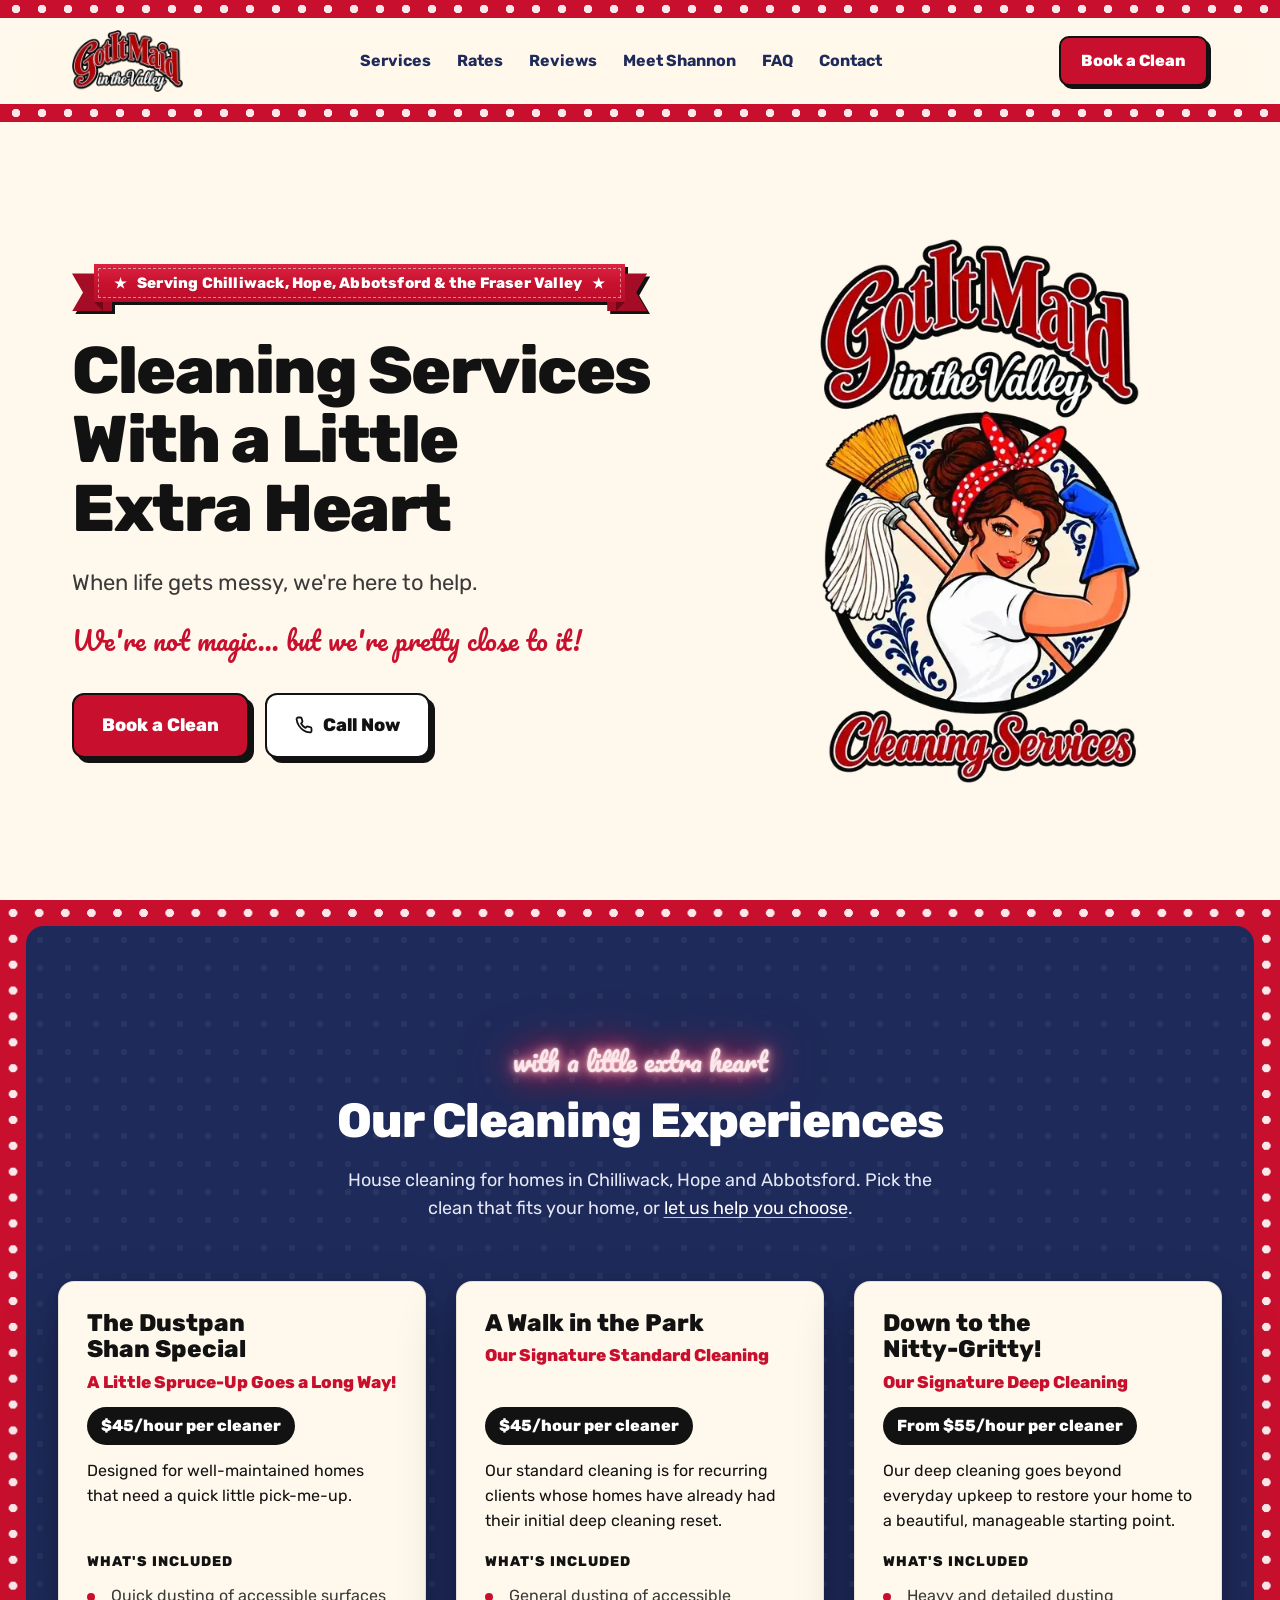
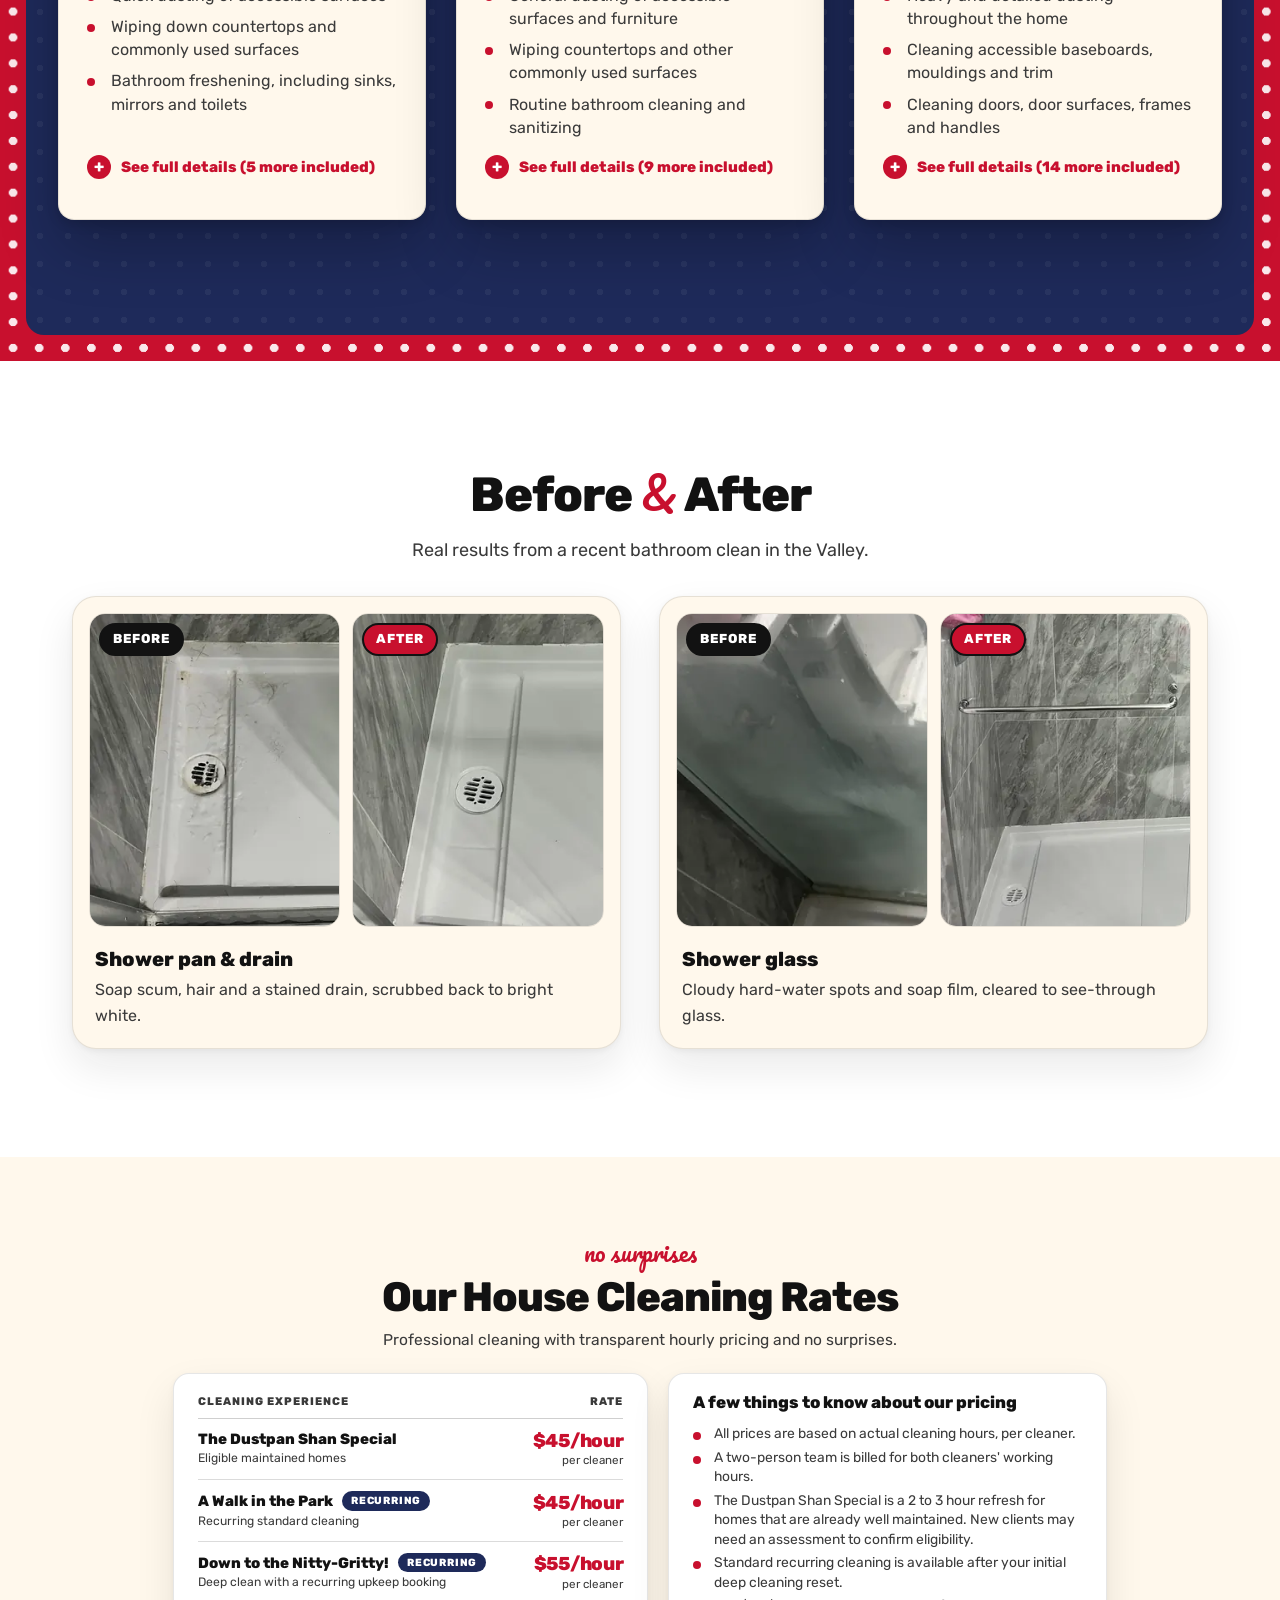
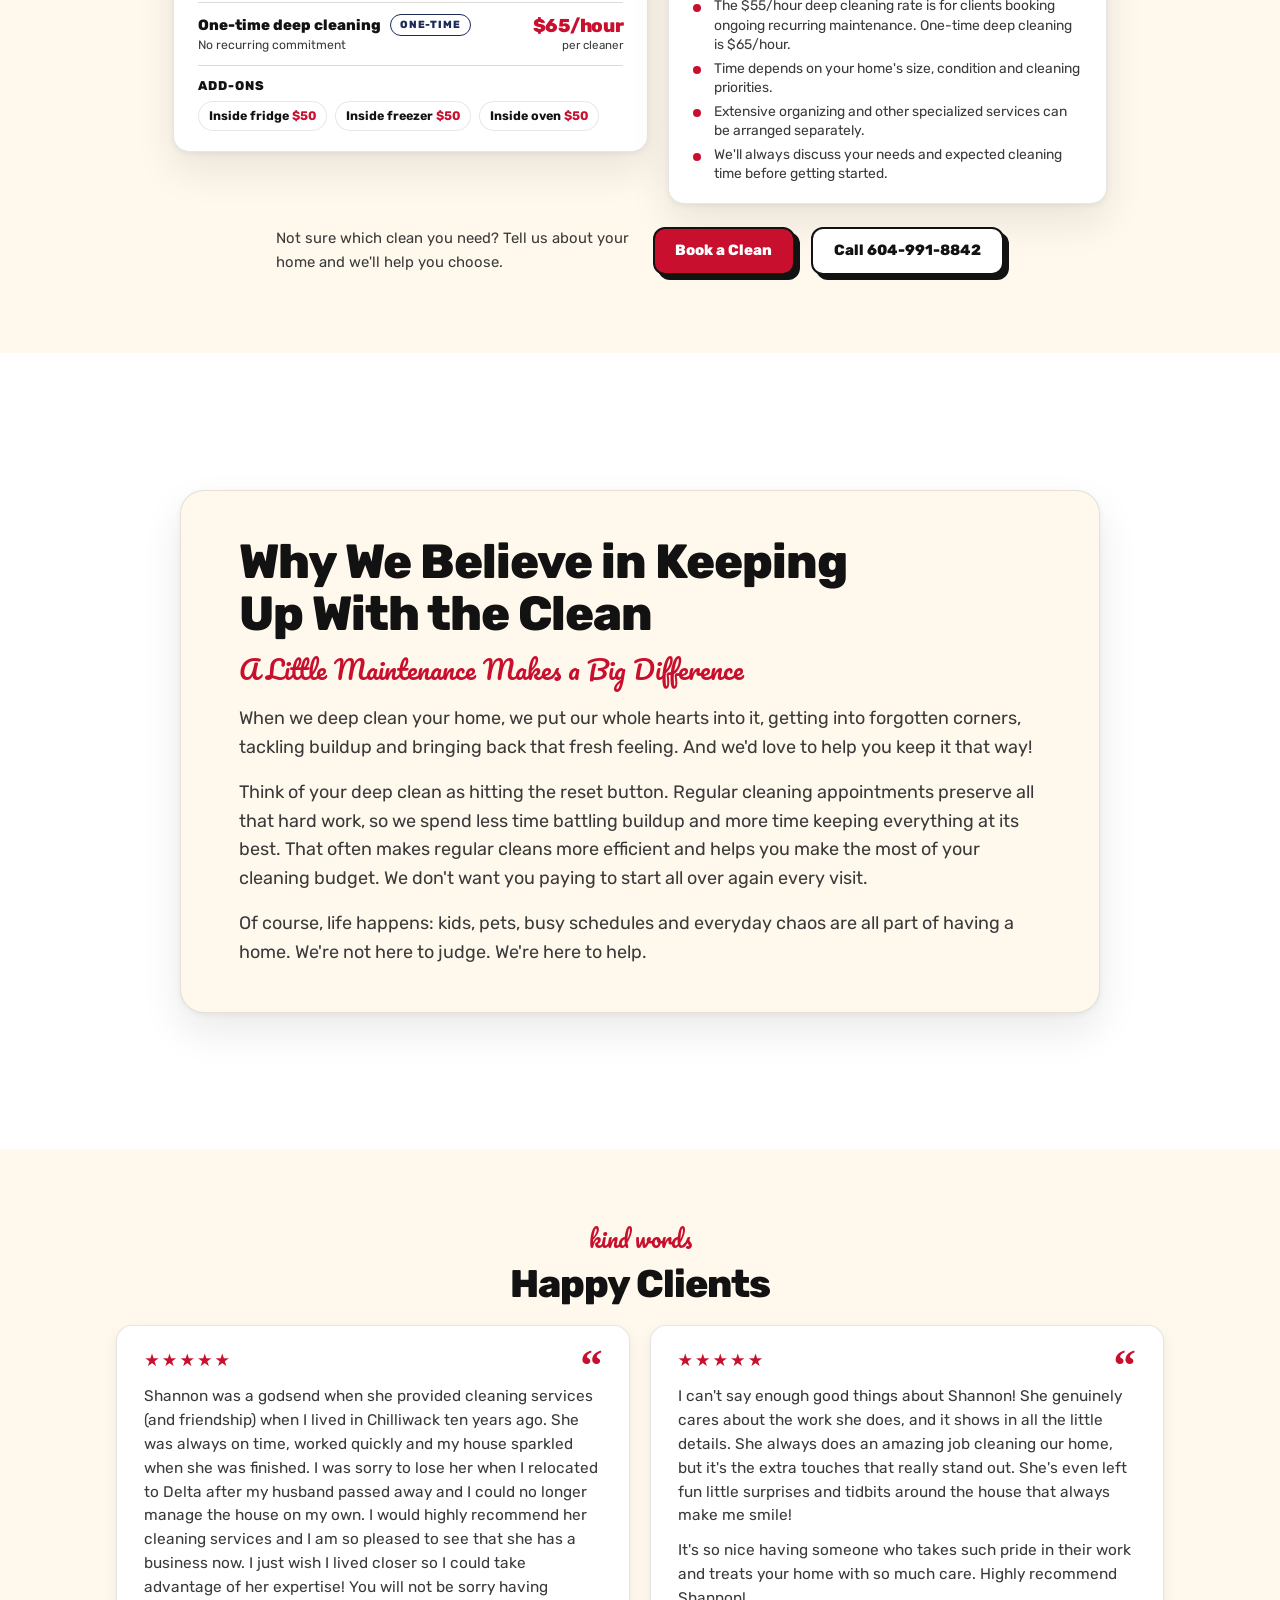
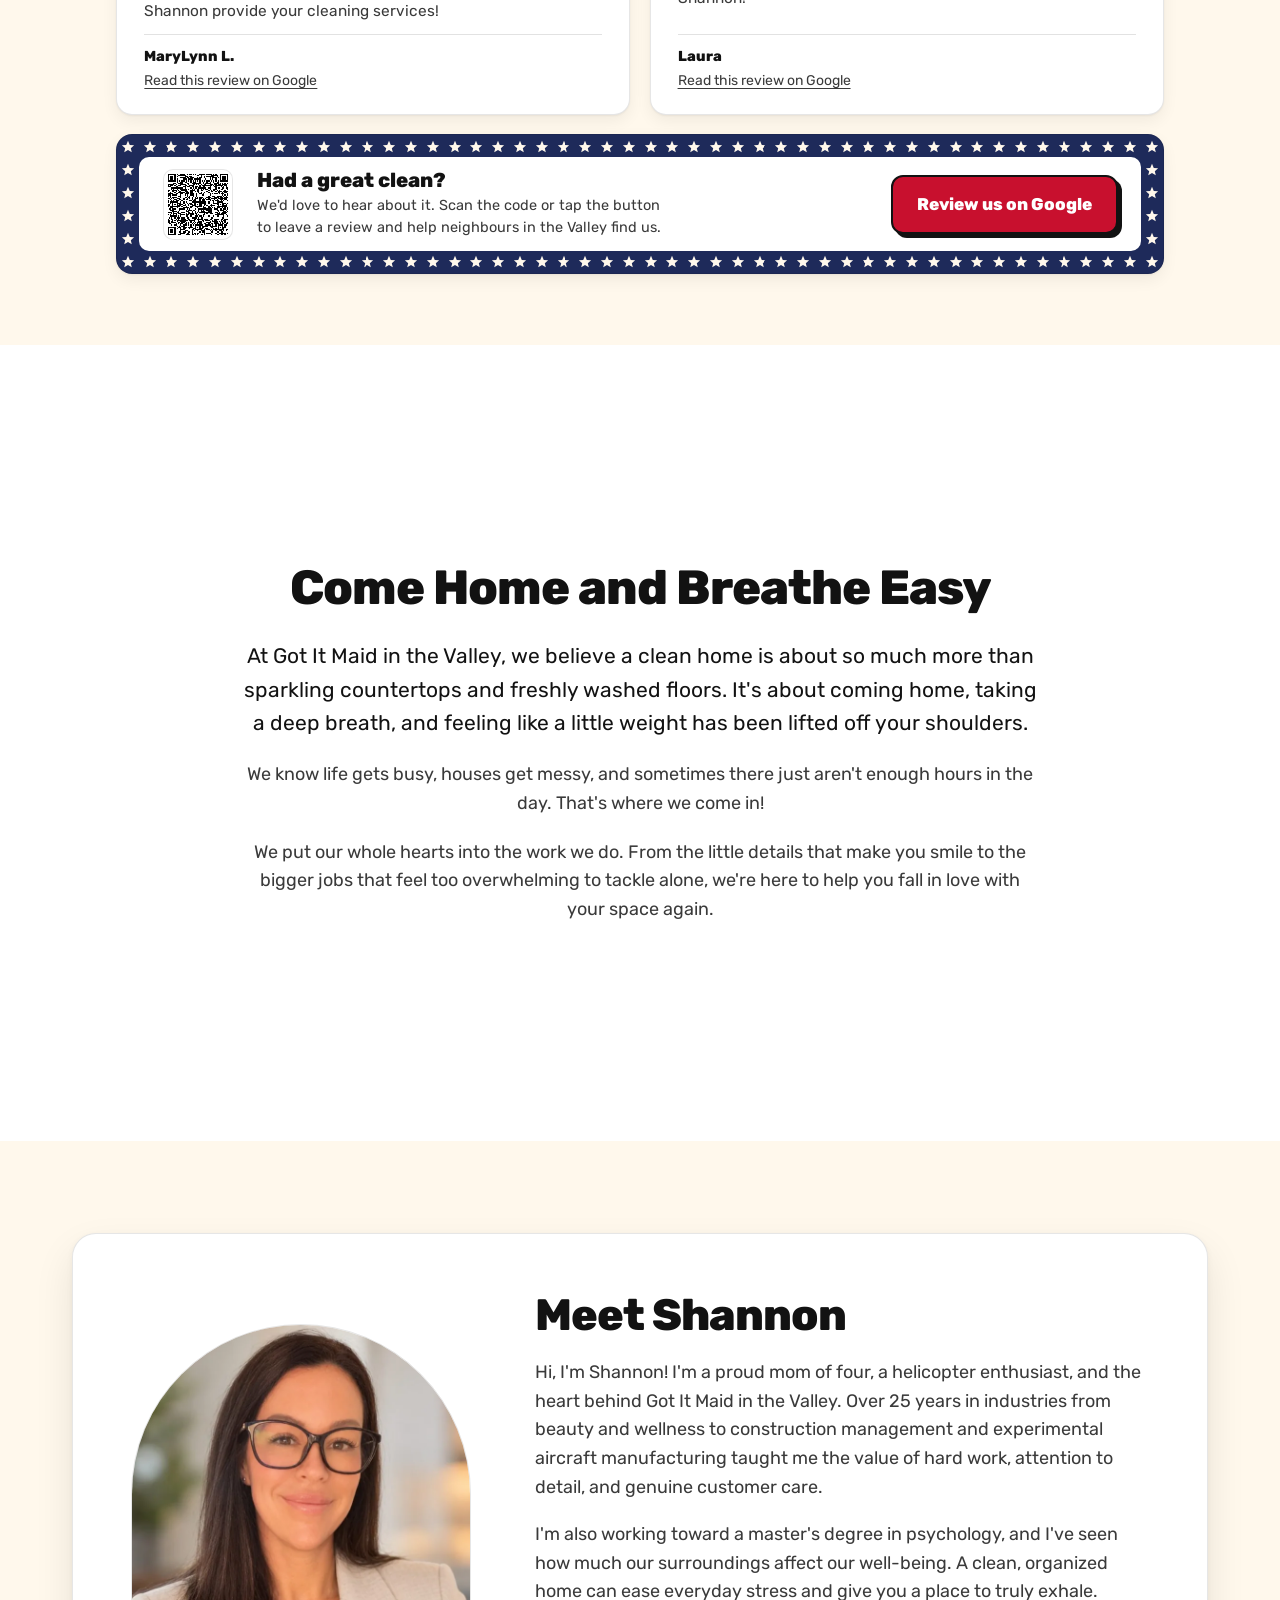
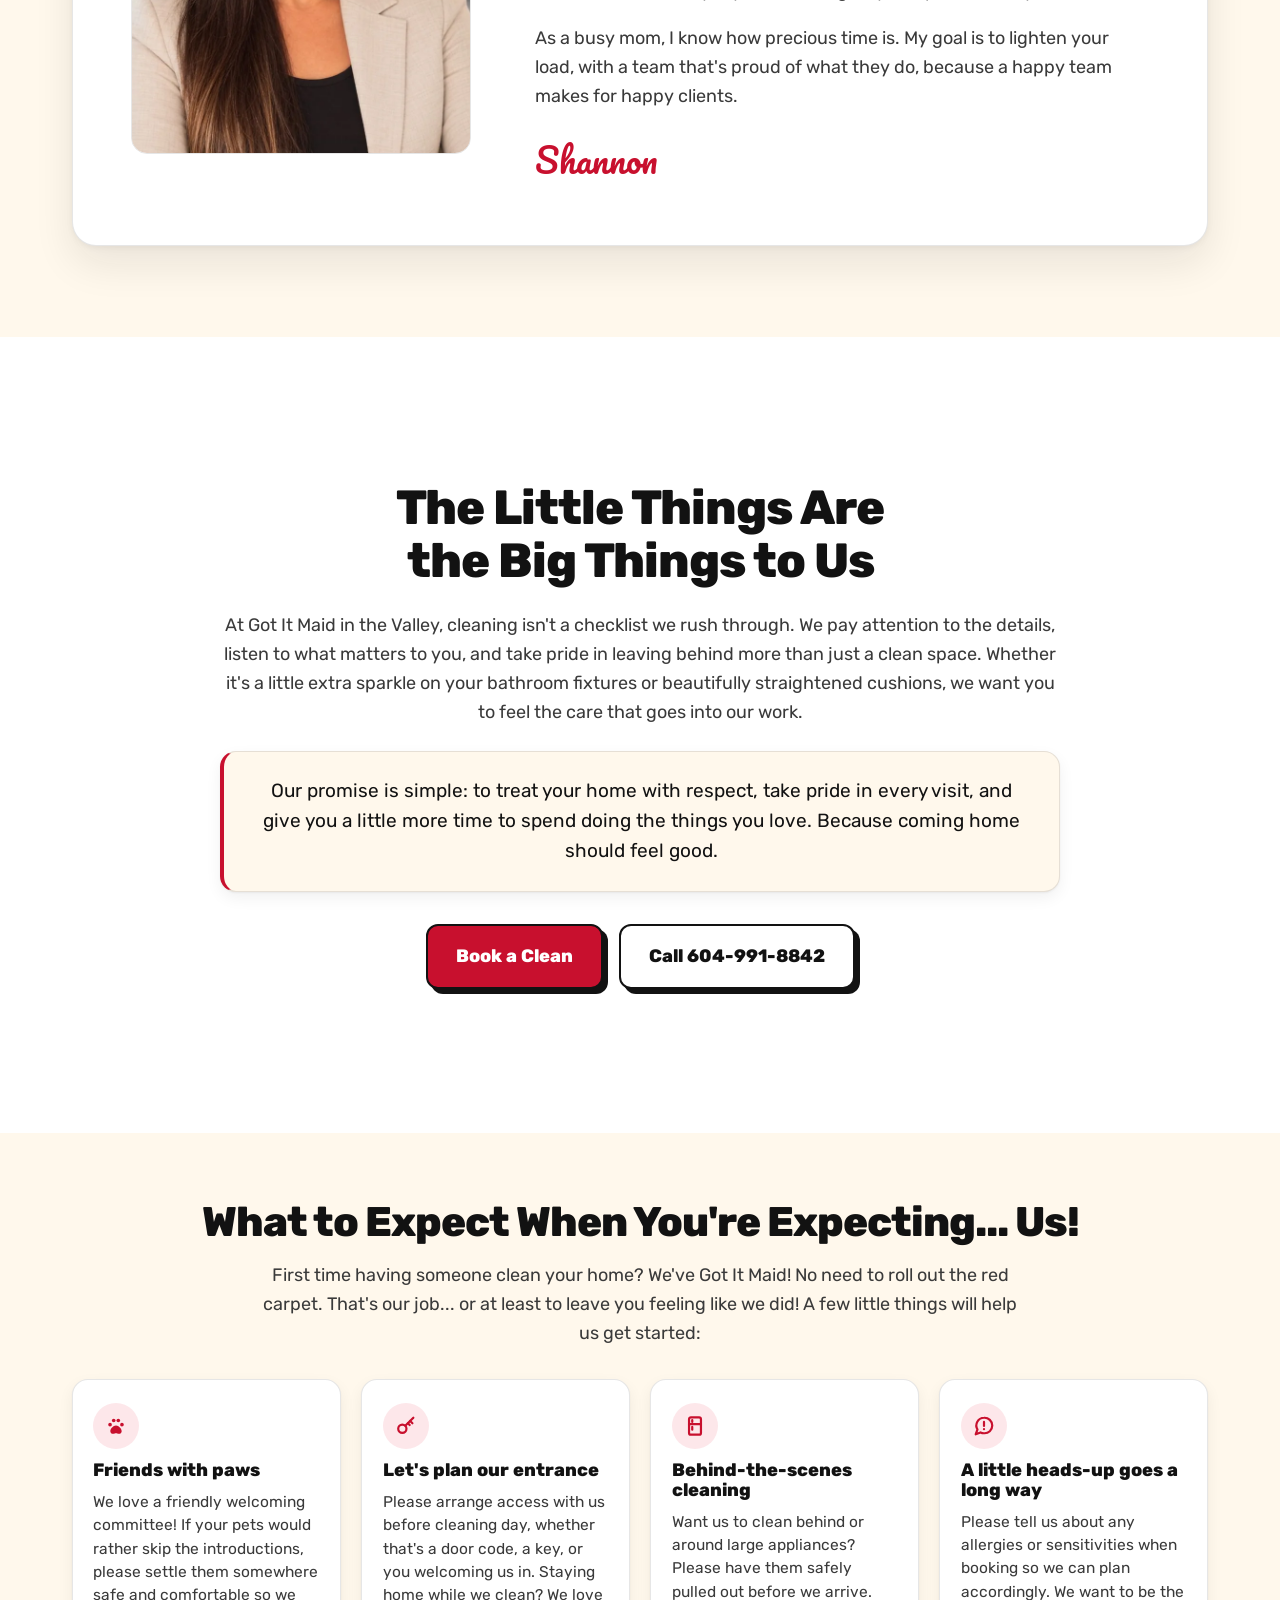
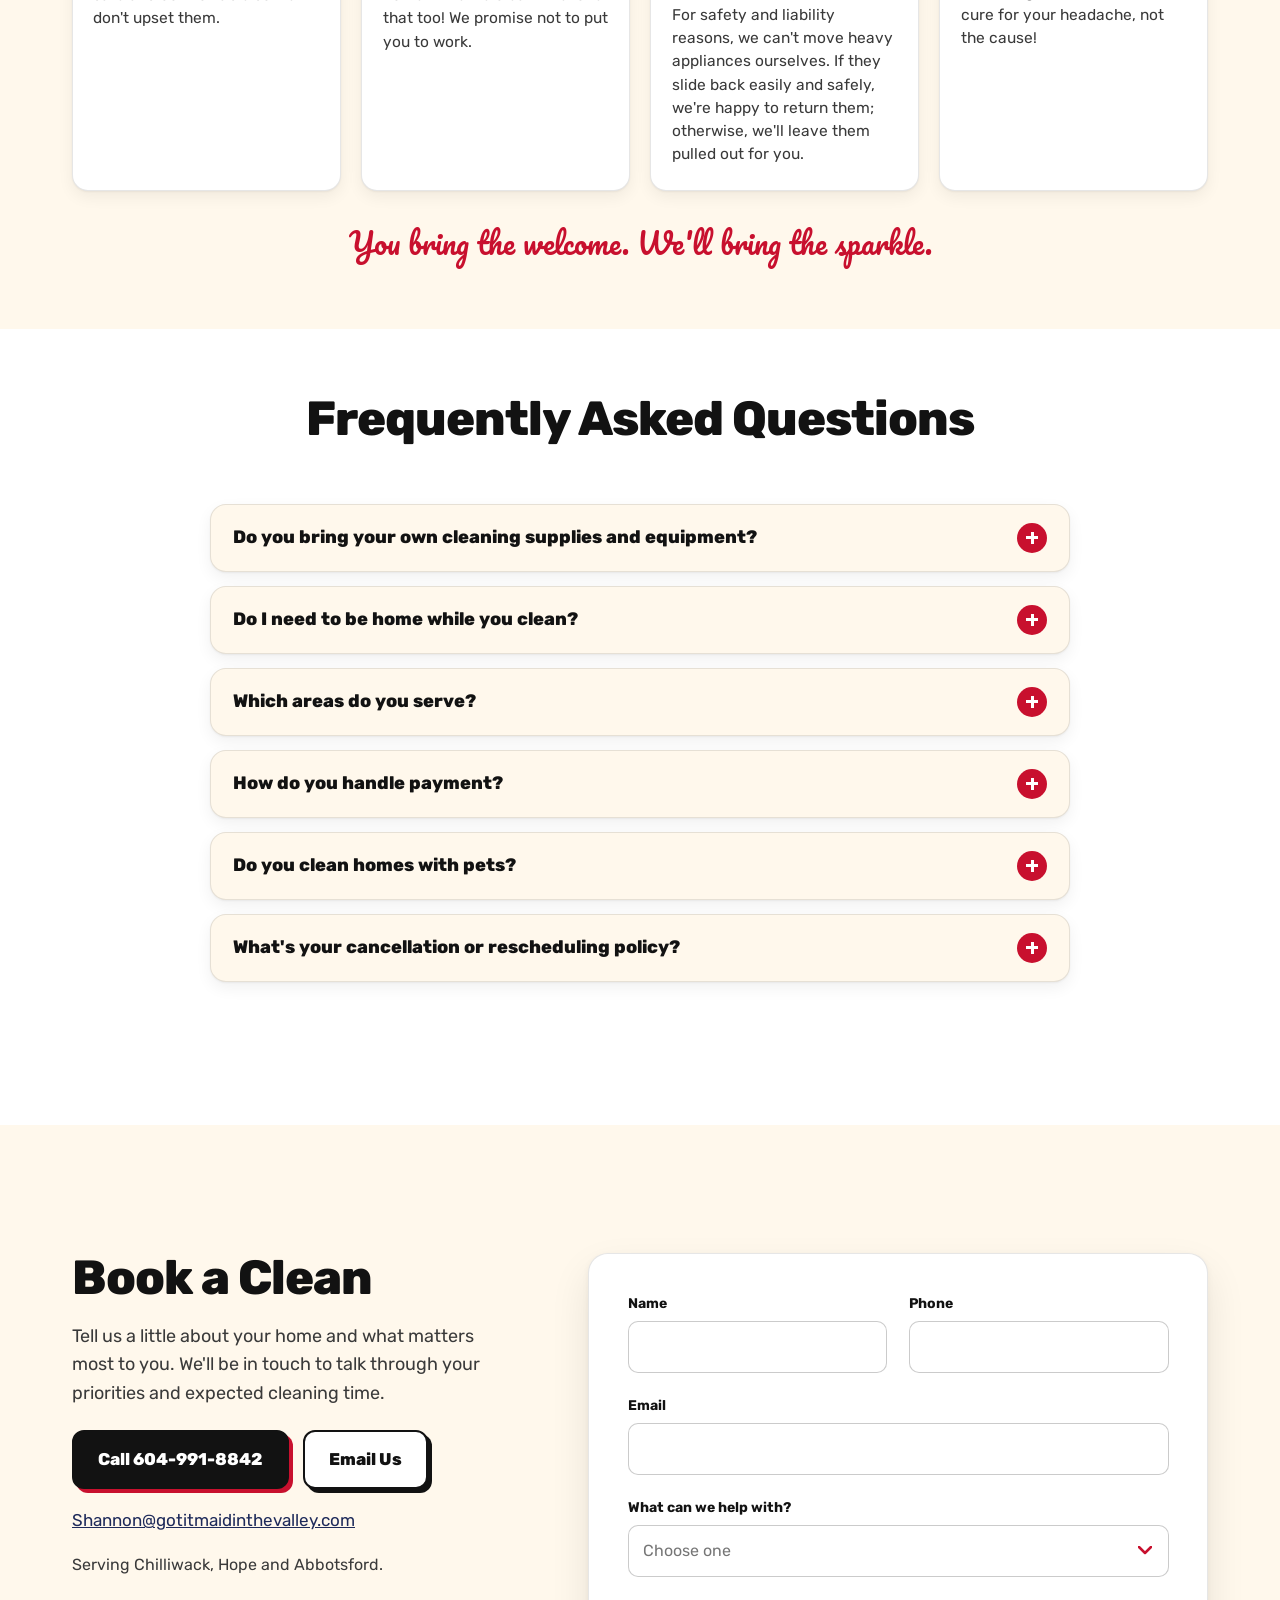
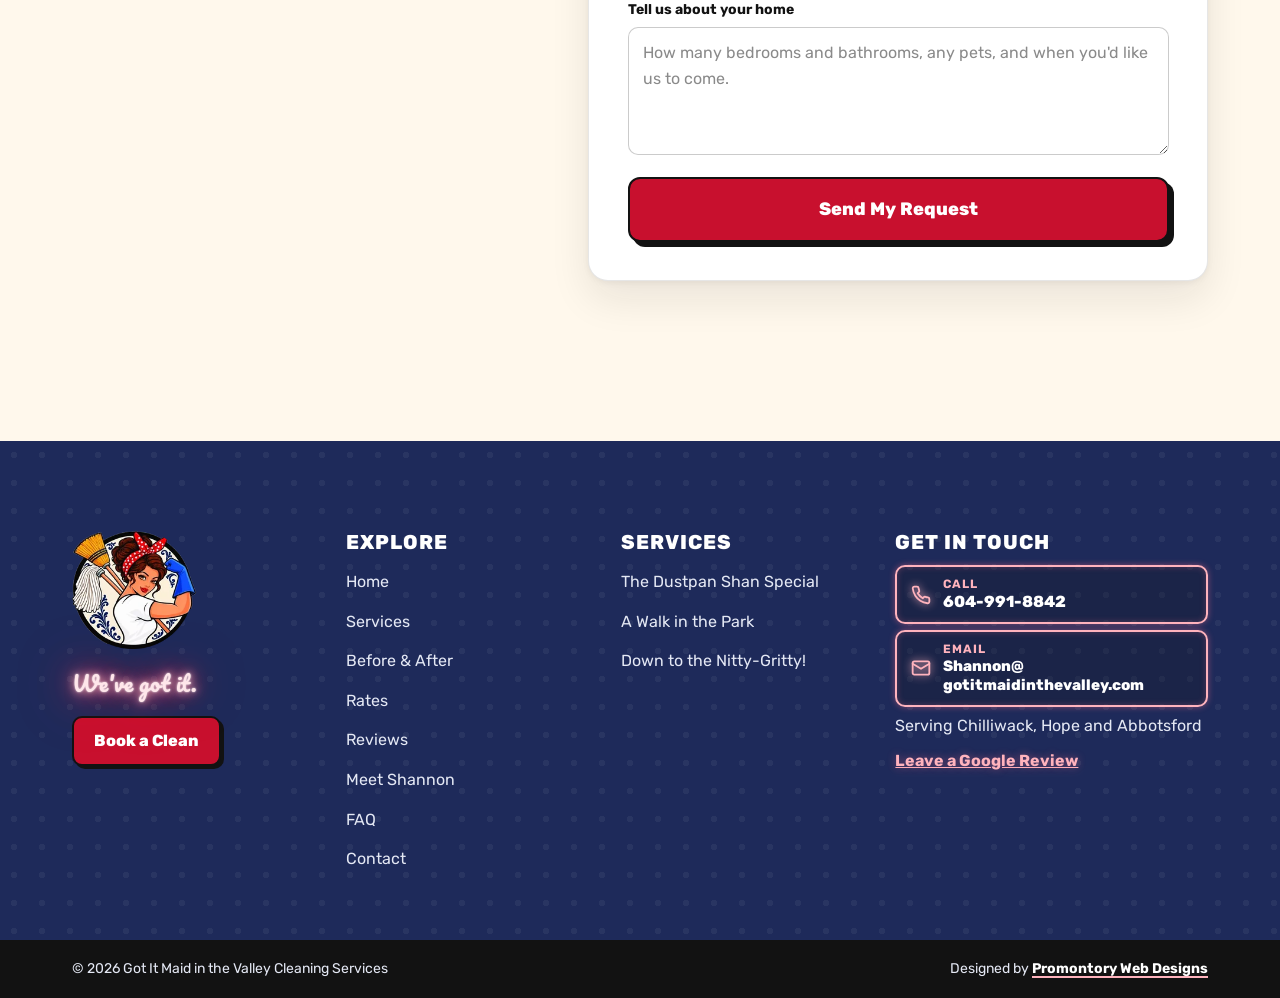
<file: index.html>
<!doctype html>
<html lang="en-CA">
<head>
  <meta charset="utf-8">
  <meta name="viewport" content="width=device-width, initial-scale=1">
  <title>Got It Maid in the Valley | House Cleaning in Chilliwack, Hope &amp; Abbotsford</title>
  <meta name="description" content="House cleaning in Chilliwack, Hope and Abbotsford with a little extra heart. Refresh, standard and deep cleaning with transparent hourly rates from $45/hour per cleaner.">
  <link rel="canonical" href="https://www.gotitmaidinthevalley.com/">

  <meta property="og:type" content="website">
  <meta property="og:title" content="Got It Maid in the Valley Cleaning Services">
  <meta property="og:description" content="Cleaning services with a little extra heart. House cleaning in Chilliwack, Hope and Abbotsford.">
  <meta property="og:image" content="https://www.gotitmaidinthevalley.com/assets/images/og-image.webp">
  <meta property="og:image:type" content="image/webp">
  <meta property="og:image:width" content="1200">
  <meta property="og:image:height" content="630">
  <meta property="og:url" content="https://www.gotitmaidinthevalley.com/">

  <link rel="icon" type="image/webp" sizes="32x32" href="assets/images/favicon-32.webp">
  <link rel="apple-touch-icon" href="assets/images/apple-touch-icon.webp" type="image/webp">
  <meta name="theme-color" content="#C8102E">

  <link rel="preload" href="assets/fonts/rubik-latin.woff2" as="font" type="font/woff2" crossorigin>
  <link rel="preload" href="assets/fonts/pacifico-latin.woff2" as="font" type="font/woff2" crossorigin>
  <link rel="stylesheet" href="css/styles.css">
  <script>document.documentElement.classList.add('js');</script>

  <script type="application/ld+json">
  {
    "@context": "https://schema.org",
    "@type": "HouseCleaningService",
    "name": "Got It Maid in the Valley Cleaning Services",
    "slogan": "Cleaning Services With a Little Extra Heart",
    "image": "https://www.gotitmaidinthevalley.com/assets/images/logo-stacked.webp",
    "url": "https://www.gotitmaidinthevalley.com/",
    "telephone": "+1-604-991-8842",
    "email": "Shannon@gotitmaidinthevalley.com",
    "address": {
      "@type": "PostalAddress",
      "addressLocality": "Chilliwack",
      "addressRegion": "BC",
      "addressCountry": "CA"
    },
    "areaServed": [
      { "@type": "City", "name": "Chilliwack" },
      { "@type": "City", "name": "Hope" },
      { "@type": "City", "name": "Agassiz" },
      { "@type": "City", "name": "Abbotsford" },
      { "@type": "AdministrativeArea", "name": "Fraser Valley" }
    ],
    "priceRange": "$45-$65 per hour per cleaner",
    "paymentAccepted": "E-transfer, Cash, Cheque",
    "currenciesAccepted": "CAD",
    "hasOfferCatalog": {
      "@type": "OfferCatalog",
      "name": "Our Cleaning Experiences",
      "itemListElement": [
        { "@type": "Offer", "itemOffered": { "@type": "Service", "name": "The Dustpan Shan Special", "description": "A 2 to 3 hour refresh for well-maintained homes." }, "priceSpecification": { "@type": "UnitPriceSpecification", "price": 45, "priceCurrency": "CAD", "unitText": "per hour per cleaner" } },
        { "@type": "Offer", "itemOffered": { "@type": "Service", "name": "A Walk in the Park", "description": "Recurring standard cleaning after an initial deep cleaning reset." }, "priceSpecification": { "@type": "UnitPriceSpecification", "price": 45, "priceCurrency": "CAD", "unitText": "per hour per cleaner" } },
        { "@type": "Offer", "itemOffered": { "@type": "Service", "name": "Down to the Nitty-Gritty!", "description": "Deep cleaning with a recurring upkeep booking." }, "priceSpecification": { "@type": "UnitPriceSpecification", "price": 55, "priceCurrency": "CAD", "unitText": "per hour per cleaner" } },
        { "@type": "Offer", "itemOffered": { "@type": "Service", "name": "One-time deep cleaning", "description": "Deep cleaning with no recurring commitment." }, "priceSpecification": { "@type": "UnitPriceSpecification", "price": 65, "priceCurrency": "CAD", "unitText": "per hour per cleaner" } }
      ]
    }
  }
  </script>
  <script type="application/ld+json">
  {
    "@context": "https://schema.org",
    "@type": "FAQPage",
    "mainEntity": [
      { "@type": "Question", "name": "Do you bring your own cleaning supplies and equipment?", "acceptedAnswer": { "@type": "Answer", "text": "Yes, we bring everything we need." } },
      { "@type": "Question", "name": "Do I need to be home while you clean?", "acceptedAnswer": { "@type": "Answer", "text": "No. We'll never enter your home unless we've arranged it with you beforehand. Life happens, so if you're not there we'll wait 15 minutes and try to reach you before we leave." } },
      { "@type": "Question", "name": "Which areas do you serve?", "acceptedAnswer": { "@type": "Answer", "text": "Chilliwack, Hope and Abbotsford." } },
      { "@type": "Question", "name": "How do you handle payment?", "acceptedAnswer": { "@type": "Answer", "text": "We accept e-transfer, cash or cheque." } },
      { "@type": "Question", "name": "Do you clean homes with pets?", "acceptedAnswer": { "@type": "Answer", "text": "Yes! We just ask that pets who spook easily are put away while we work. We definitely don't want to be attacked while vacuuming." } },
      { "@type": "Question", "name": "What's your cancellation or rescheduling policy?", "acceptedAnswer": { "@type": "Answer", "text": "If you're on a weekly, biweekly or monthly schedule and you're going away or won't need us, we're very understanding, but we do need at least 72 hours' notice." } }
    ]
  }
  </script>
</head>
<body>
  <a class="skip-link" href="#main">Skip to content</a>

  <div class="dot-strip dots-red" aria-hidden="true"></div>

  <header class="site-header">
    <div class="wrap header-inner">
      <a href="#top" class="brand" aria-label="Got It Maid in the Valley, home">
        <img src="assets/images/logo-wordmark.webp" srcset="assets/images/logo-wordmark-240.webp 240w, assets/images/logo-wordmark.webp 480w" sizes="(max-width: 760px) 86px, 111px" alt="Got It Maid in the Valley" width="480" height="269">
      </a>

      <nav class="main-nav" id="main-nav" aria-label="Main">
        <a href="#services">Services</a>
        <a href="#rates">Rates</a>
        <a href="#reviews">Reviews</a>
        <a href="#about">Meet Shannon</a>
        <a href="#faq">FAQ</a>
        <a href="#contact">Contact</a>
      </nav>

      <div class="header-actions">
        <a href="#contact" class="btn btn-red btn-sm">Book a Clean</a>
        <button class="menu-toggle" type="button" aria-expanded="false" aria-controls="main-nav" aria-label="Open menu">
          <svg aria-hidden="true" width="24" height="24" viewBox="0 0 24 24" fill="none" stroke="currentColor" stroke-width="2.5" stroke-linecap="round"><path d="M4 7h16"/><path d="M4 12h16"/><path d="M4 17h16"/></svg>
        </button>
      </div>
    </div>
  </header>

  <main id="main">
    <!-- Hero -->
    <section id="top" class="hero">
      <div class="wrap hero-inner">
        <div class="hero-copy">
          <p class="eyebrow"><span class="eyebrow-ribbon"><span class="eyebrow-text">Serving Chilliwack, Hope, Abbotsford<span class="eyebrow-tail"> &amp; the Fraser Valley</span></span></span></p>
          <h1>Cleaning Services With a Little Extra Heart</h1>
          <p class="lead">When life gets messy, we're here to help.</p>
          <!-- Fun line: may be swapped later -->
          <p class="script hero-fun">We're not magic... but we're pretty close to it!</p>
          <div class="btn-row">
            <a href="#contact" class="btn btn-red btn-lg">Book a Clean</a>
            <a href="tel:+16049918842" class="btn btn-white btn-lg">
              <svg aria-hidden="true" width="18" height="18" viewBox="0 0 24 24" fill="none" stroke="currentColor" stroke-width="2.4" stroke-linecap="round" stroke-linejoin="round"><path d="M22 16.92v3a2 2 0 0 1-2.18 2 19.79 19.79 0 0 1-8.63-3.07 19.5 19.5 0 0 1-6-6 19.79 19.79 0 0 1-3.07-8.67A2 2 0 0 1 4.11 2h3a2 2 0 0 1 2 1.72c.13.96.36 1.9.7 2.81a2 2 0 0 1-.45 2.11L8.09 9.91a16 16 0 0 0 6 6l1.27-1.27a2 2 0 0 1 2.11-.45c.91.34 1.85.57 2.81.7A2 2 0 0 1 22 16.92z"/></svg>
              Call Now
            </a>
          </div>
        </div>
        <div class="hero-logo">
          <img src="assets/images/logo-stacked.webp" srcset="assets/images/logo-stacked-400.webp 400w, assets/images/logo-stacked-560.webp 560w, assets/images/logo-stacked.webp 720w" sizes="(max-width: 760px) 280px, 360px" alt="Got It Maid in the Valley Cleaning Services logo" width="720" height="1223">
        </div>
      </div>
    </section>

    <!-- Services: red polka dot frame around a navy panel -->
    <section id="services" class="services dots-red" aria-labelledby="services-heading">
      <div class="services-panel dots-navy"> 
        <div class="wrap">
          <div class="section-head center">
            <p class="script kicker-pink">with a little extra heart</p>
            <h2 id="services-heading">Our Cleaning Experiences</h2>
            <p class="services-intro">House cleaning for homes in Chilliwack, Hope and Abbotsford. Pick the clean that fits your home, or <a href="#contact">let us help you choose</a>.</p>
          </div>

          <div class="card-grid">
            <!-- The Dustpan Shan Special -->
            <article class="service-card reveal">
              <div class="service-top">
                <h3>The Dustpan Shan Special</h3>
                <p class="service-sub">A Little Spruce-Up Goes a Long Way!</p>
              </div>
              <p class="price">$45/hour per cleaner</p>
              <p class="service-summary">Designed for well-maintained homes that need a quick little pick-me-up.</p>
              <div class="service-list">
                <h4 class="included-title">What's included</h4>
                <ul class="included">
                  <li>Quick dusting of accessible surfaces</li>
                  <li>Wiping down countertops and commonly used surfaces</li>
                  <li>Bathroom freshening, including sinks, mirrors and toilets</li>
                </ul>
              </div>
              <details class="more">
                <summary><span class="more-closed">See full details (5 more included)</span><span class="more-open">Show less</span></summary>
                <ul class="included">
                  <li>Quick kitchen refresh</li>
                  <li>Tidying and straightening common living spaces</li>
                  <li>Vacuuming and mopping designated areas</li>
                  <li>Spruce up a welcoming spare room or two</li>
                  <li>Those little finishing touches that make your home feel welcoming</li>
                </ul>
                <p class="more-story">For when your home just needs a little love before the company arrives. Having friends over? Hosting a birthday dinner? Or maybe you just want to come home to a beautifully refreshed space without committing to a full cleaning.</p>
                <div class="service-notes">
                  <p class="service-meta"><strong>Time:</strong> Approximately 2 to 3 hours, depending on the size and condition of your home.</p>
                  <p class="service-meta"><strong>Good to know:</strong> Designed for homes already in good condition that need a surface-level refresh rather than deep cleaning. We'll discuss your priorities beforehand so we can make the most of our time.</p>
                </div>
                <p class="service-closing">A little clean, a little sparkle, and a whole lot of relief!</p>
              </details>
            </article>

            <!-- A Walk in the Park -->
            <article class="service-card reveal">
              <div class="service-top">
                <h3>A Walk in the Park</h3>
                <p class="service-sub">Our Signature Standard Cleaning</p>
              </div>
              <p class="price">$45/hour per cleaner</p>
              <p class="service-summary">Our standard cleaning is for recurring clients whose homes have already had their initial deep cleaning reset.</p>
              <div class="service-list">
                <h4 class="included-title">What's included</h4>
                <ul class="included">
                  <li>General dusting of accessible surfaces and furniture</li>
                  <li>Wiping countertops and other commonly used surfaces</li>
                  <li>Routine bathroom cleaning and sanitizing</li>
                </ul>
              </div>
              <details class="more">
                <summary><span class="more-closed">See full details (9 more included)</span><span class="more-open">Show less</span></summary>
                <ul class="included">
                  <li>Cleaning sinks, faucets, toilets, mirrors, tubs and showers as part of regular upkeep</li>
                  <li>Wiping kitchen countertops and cabinet fronts as needed</li>
                  <li>Cleaning the exterior of kitchen appliances</li>
                  <li>Cleaning the interior and exterior of the microwave</li>
                  <li>Wiping down small countertop appliances</li>
                  <li>Light tidying and straightening of rooms</li>
                  <li>Vacuuming floors and accessible areas</li>
                  <li>Mopping appropriate hard-surface flooring</li>
                  <li>A final inspection and our signature finishing touches</li>
                </ul>
                <p class="more-story">Because keeping your home beautiful shouldn't feel like an uphill battle. It's the perfect way to keep your space fresh, comfortable and beautifully maintained without spending your precious free time doing all the work yourself.</p>
                <div class="service-notes">
                  <p class="service-meta"><strong>Perfect for:</strong> Weekly or biweekly recurring clients. We recommend 4 hours weekly rather than 8 biweekly for faster-paced homes.</p>
                </div>
                <p class="service-closing">Your home stays beautiful, and you get your time back. Now that's what we call a walk in the park!</p>
              </details>
            </article>

            <!-- Down to the Nitty-Gritty! -->
            <article class="service-card reveal">
              <div class="service-top">
                <h3>Down to the Nitty-Gritty!</h3>
                <p class="service-sub">Our Signature Deep Cleaning</p>
              </div>
              <p class="price">From $55/hour per cleaner</p>
              <p class="service-summary">Our deep cleaning goes beyond everyday upkeep to restore your home to a beautiful, manageable starting point.</p>
              <div class="service-list">
                <h4 class="included-title">What's included</h4>
                <ul class="included">
                  <li>Heavy and detailed dusting throughout the home</li>
                  <li>Cleaning accessible baseboards, mouldings and trim</li>
                  <li>Cleaning doors, door surfaces, frames and handles</li>
                </ul>
              </div>
              <details class="more">
                <summary><span class="more-closed">See full details (14 more included)</span><span class="more-open">Show less</span></summary>
                <ul class="included">
                  <li>Wiping light switches and frequently touched surfaces</li>
                  <li>Spot-cleaning walls and marks where safe for the finish</li>
                  <li>Interior window cleaning</li>
                  <li>Cleaning accessible window sills and tracks</li>
                  <li>Detailed cleaning of countertops and other surfaces</li>
                  <li>Thorough bathroom cleaning, including stubborn buildup and hard-to-reach details</li>
                  <li>Detailed kitchen cleaning, including cabinet exteriors, backsplash, sinks and faucets</li>
                  <li>Cleaning appliance exteriors and the inside and outside of the microwave</li>
                  <li>Detailed cleaning around accessible fixtures and edges</li>
                  <li>Vacuuming and mopping floors</li>
                  <li>Extra attention to commonly overlooked areas</li>
                  <li>Disinfecting appropriate high-touch surfaces</li>
                  <li>Organizing selected focus areas based on your priorities, time permitting</li>
                  <li>Our signature finishing touches</li>
                </ul>
                <p class="more-story">Sometimes life happens, and the little things start adding up. Dust collects, corners get forgotten, and suddenly the house feels like one more thing on an already overwhelming to-do list. Don't worry. We've got you!</p>
                <div class="service-notes">
                  <p class="service-meta"><strong>Good to know:</strong> Deep cleaning is especially recommended for first-time clients. Depending on your home, we may recommend a second deep clean before moving to routine upkeep. During your consultation, we'll discuss what matters most to you and where to focus.</p>
                </div>
                <p class="service-closing">We don't miss the little things.</p>
              </details>
            </article>
          </div>
        </div>
      </div>
    </section>

    <!-- Before & After -->
    <section id="before-after" class="section bg-white" aria-labelledby="ba-heading">
      <div class="wrap">
        <h2 id="ba-heading" class="section-title">Before <span class="script amp">&amp;</span> After</h2>
        <p class="ba-intro">Real results from a recent bathroom clean in the Valley.</p>
        <div class="ba-grid">
          <figure class="ba-pair reveal">
            <div class="ba-photos">
              <div class="ba-shot">
                <img src="assets/images/ba-shower-pan-before.webp" srcset="assets/images/ba-shower-pan-before-300.webp 300w, assets/images/ba-shower-pan-before-400.webp 400w, assets/images/ba-shower-pan-before-500.webp 500w, assets/images/ba-shower-pan-before.webp 800w" sizes="(max-width: 760px) calc(50vw - 43px), (max-width: 900px) calc(50vw - 57px), 270px" alt="Before: shower pan corner with soap scum, hair and a stained drain" width="800" height="1000" loading="lazy" decoding="async">
                <span class="ba-tag">Before</span>
              </div>
              <div class="ba-shot">
                <img src="assets/images/ba-shower-pan-after.webp" srcset="assets/images/ba-shower-pan-after-300.webp 300w, assets/images/ba-shower-pan-after-400.webp 400w, assets/images/ba-shower-pan-after-500.webp 500w, assets/images/ba-shower-pan-after.webp 800w" sizes="(max-width: 760px) calc(50vw - 43px), (max-width: 900px) calc(50vw - 57px), 270px" alt="After: the same shower pan corner, clean and white with a spotless drain" width="800" height="1000" loading="lazy" decoding="async">
                <span class="ba-tag ba-tag-after">After</span>
              </div>
            </div>
            <figcaption><strong>Shower pan &amp; drain</strong> Soap scum, hair and a stained drain, scrubbed back to bright white.</figcaption>
          </figure>
          <figure class="ba-pair reveal">
            <div class="ba-photos">
              <div class="ba-shot">
                <img src="assets/images/ba-shower-glass-before.webp" srcset="assets/images/ba-shower-glass-before-300.webp 300w, assets/images/ba-shower-glass-before-400.webp 400w, assets/images/ba-shower-glass-before-500.webp 500w, assets/images/ba-shower-glass-before.webp 800w" sizes="(max-width: 760px) calc(50vw - 43px), (max-width: 900px) calc(50vw - 57px), 270px" alt="Before: shower glass clouded with hard-water spots and soap film" width="800" height="1000" loading="lazy" decoding="async">
                <span class="ba-tag">Before</span>
              </div>
              <div class="ba-shot">
                <img src="assets/images/ba-shower-glass-after.webp" srcset="assets/images/ba-shower-glass-after-300.webp 300w, assets/images/ba-shower-glass-after-400.webp 400w, assets/images/ba-shower-glass-after-500.webp 500w, assets/images/ba-shower-glass-after.webp 800w" sizes="(max-width: 760px) calc(50vw - 43px), (max-width: 900px) calc(50vw - 57px), 270px" alt="After: the same shower glass, clear and streak-free with the tile wall visible through it" width="800" height="1000" loading="lazy" decoding="async">
                <span class="ba-tag ba-tag-after">After</span>
              </div>
            </div>
            <figcaption><strong>Shower glass</strong> Cloudy hard-water spots and soap film, cleared to see-through glass.</figcaption>
          </figure>
        </div>
      </div>
    </section>

    <!-- Rates -->
    <section id="rates" class="section rates" aria-labelledby="rates-heading">
      <div class="wrap">
        <div class="section-head center">
          <p class="script kicker-red">no surprises</p>
          <h2 id="rates-heading">Our House Cleaning Rates</h2>
          <p class="rates-intro">Professional cleaning with transparent hourly pricing and no surprises.</p>
        </div>

        <div class="rates-grid">
          <div class="rates-card reveal">
            <table class="rates-table">
              <caption class="visually-hidden">Hourly rates per cleaner for each cleaning experience</caption>
              <thead>
                <tr><th scope="col">Cleaning experience</th><th scope="col">Rate</th></tr>
              </thead>
              <tbody>
                <tr>
                  <th scope="row">The Dustpan Shan Special <small>Eligible maintained homes</small></th>
                  <td><strong>$45/hour</strong> <small>per cleaner</small></td>
                </tr>
                <tr>
                  <th scope="row">A Walk in the Park <span class="rate-tag">Recurring</span> <small>Recurring standard cleaning</small></th>
                  <td><strong>$45/hour</strong> <small>per cleaner</small></td>
                </tr>
                <tr>
                  <th scope="row">Down to the Nitty-Gritty! <span class="rate-tag">Recurring</span> <small>Deep clean with a recurring upkeep booking</small></th>
                  <td><strong>$55/hour</strong> <small>per cleaner</small></td>
                </tr>
                <tr>
                  <th scope="row">One-time deep cleaning <span class="rate-tag rate-tag-once">One-time</span> <small>No recurring commitment</small></th>
                  <td><strong>$65/hour</strong> <small>per cleaner</small></td>
                </tr>
              </tbody>
            </table>

            <h3 class="addons-title">Add-ons</h3>
            <ul class="addons">
              <li>Inside fridge <strong>$50</strong></li>
              <li>Inside freezer <strong>$50</strong></li>
              <li>Inside oven <strong>$50</strong></li>
            </ul>
          </div>

          <div class="rates-card rates-notes reveal">
            <h3>A few things to know about our pricing</h3>
            <ul class="included">
              <li>All prices are based on actual cleaning hours, per cleaner.</li>
              <li>A two-person team is billed for both cleaners' working hours.</li>
              <li>The Dustpan Shan Special is a 2 to 3 hour refresh for homes that are already well maintained. New clients may need an assessment to confirm eligibility.</li>
              <li>Standard recurring cleaning is available after your initial deep cleaning reset.</li>
              <li>The $55/hour deep cleaning rate is for clients booking ongoing recurring maintenance. One-time deep cleaning is $65/hour.</li>
              <li>Time depends on your home's size, condition and cleaning priorities.</li>
              <li>Extensive organizing and other specialized services can be arranged separately.</li>
              <li>We'll always discuss your needs and expected cleaning time before getting started.</li>
            </ul>
          </div>
        </div>

        <div class="section-cta">
          <p>Not sure which clean you need? Tell us about your home and we'll help you choose.</p>
          <div class="btn-row">
            <a href="#contact" class="btn btn-red btn-lg">Book a Clean</a>
            <a href="tel:+16049918842" class="btn btn-white btn-lg">Call 604-991-8842</a>
          </div>
        </div>
      </div>
    </section>

    <!-- Keeping up with the clean -->
    <section id="keeping-up" class="section bg-white">
      <div class="wrap">
        <div class="story-card reveal">
          <h2 class="section-title">Why We Believe in Keeping Up With the Clean</h2>
          <p class="story-sub">A Little Maintenance Makes a Big Difference</p>
          <p>When we deep clean your home, we put our whole hearts into it, getting into forgotten corners, tackling buildup and bringing back that fresh feeling. And we'd love to help you keep it that way!</p>
          <p>Think of your deep clean as hitting the reset button. Regular cleaning appointments preserve all that hard work, so we spend less time battling buildup and more time keeping everything at its best. That often makes regular cleans more efficient and helps you make the most of your cleaning budget. We don't want you paying to start all over again every visit.</p>
          <p>Of course, life happens: kids, pets, busy schedules and everyday chaos are all part of having a home. We're not here to judge. We're here to help.</p>
        </div>
      </div>
    </section>

    <!-- Reviews -->
    <section id="reviews" class="section reviews">
      <div class="wrap">
        <div class="section-head center">
          <p class="script kicker-red">kind words</p>
          <h2 class="section-title">Happy Clients</h2>
        </div>
        <div class="review-grid">
          <figure class="review-card reveal">
            <div class="stars" role="img" aria-label="5 out of 5 stars">★★★★★</div>
            <blockquote cite="https://maps.app.goo.gl/twQFxpxfhj3UbYDJ9">Shannon was a godsend when she provided cleaning services (and friendship) when I lived in Chilliwack ten years ago. She was always on time, worked quickly and my house sparkled when she was finished. I was sorry to lose her when I relocated to Delta after my husband passed away and I could no longer manage the house on my own. I would highly recommend her cleaning services and I am so pleased to see that she has a business now. I just wish I lived closer so I could take advantage of her expertise! You will not be sorry having Shannon provide your cleaning services!</blockquote>
            <figcaption>MaryLynn L. <a class="review-source review-link" href="https://maps.app.goo.gl/twQFxpxfhj3UbYDJ9" target="_blank" rel="noopener">Read this review on Google</a></figcaption>
          </figure>
          <figure class="review-card reveal">
            <div class="stars" role="img" aria-label="5 out of 5 stars">★★★★★</div>
            <blockquote cite="https://share.google/ZxWYDPyQ2tDevwrZf">
              <p>I can't say enough good things about Shannon! She genuinely cares about the work she does, and it shows in all the little details. She always does an amazing job cleaning our home, but it's the extra touches that really stand out. She's even left fun little surprises and tidbits around the house that always make me smile!</p>
              <p>It's so nice having someone who takes such pride in their work and treats your home with so much care. Highly recommend Shannon!</p>
            </blockquote>
            <figcaption>Laura <a class="review-source review-link" href="https://share.google/ZxWYDPyQ2tDevwrZf" target="_blank" rel="noopener">Read this review on Google</a></figcaption>
          </figure>
          <div class="qr-card reveal">
            <div class="qr-inner">
              <a class="qr-placeholder" href="https://g.page/r/CbDfJCA561byEBM/review" target="_blank" rel="noopener" aria-label="Leave a Google review">
                <img src="assets/images/google-review-qr.webp" alt="QR code linking to our Google review page" width="264" height="264" loading="lazy">
              </a>
              <div class="qr-copy">
                <h3>Had a great clean?</h3>
                <p>We'd love to hear about it. Scan the code or tap the button to leave a review and help neighbours in the Valley find us.</p>
              </div>
              <a href="https://g.page/r/CbDfJCA561byEBM/review" class="btn btn-red" target="_blank" rel="noopener">Review us on Google</a>
            </div>
          </div>
        </div>
      </div>
    </section>

    <!-- Intro -->
    <section id="welcome" class="section welcome bg-white">
      <div class="wrap">
        <div class="welcome-copy reveal">
          <h2 class="section-title">Come Home and Breathe Easy</h2>
          <p class="welcome-lead">At Got It Maid in the Valley, we believe a clean home is about so much more than sparkling countertops and freshly washed floors. It's about coming home, taking a deep breath, and feeling like a little weight has been lifted off your shoulders.</p>
          <p>We know life gets busy, houses get messy, and sometimes there just aren't enough hours in the day. That's where we come in!</p>
          <p>We put our whole hearts into the work we do. From the little details that make you smile to the bigger jobs that feel too overwhelming to tackle alone, we're here to help you fall in love with your space again.</p>
        </div>
      </div>
    </section>

    <!-- Meet Shannon -->
    <section id="about" class="section">
      <div class="wrap">
        <div class="about-card reveal">
          <img class="about-photo" src="assets/images/shannon-headshot.webp" alt="Shannon, owner of Got It Maid in the Valley, smiling in a light blazer and glasses" width="720" height="900" loading="lazy">
          <div class="about-copy">
            <h2 class="section-title">Meet Shannon</h2>
            <p>Hi, I'm Shannon! I'm a proud mom of four, a helicopter enthusiast, and the heart behind Got It Maid in the Valley. Over 25 years in industries from beauty and wellness to construction management and experimental aircraft manufacturing taught me the value of hard work, attention to detail, and genuine customer care.</p>
            <p>I'm also working toward a master's degree in psychology, and I've seen how much our surroundings affect our well-being. A clean, organized home can ease everyday stress and give you a place to truly exhale.</p>
            <p>As a busy mom, I know how precious time is. My goal is to lighten your load, with a team that's proud of what they do, because a happy team makes for happy clients.</p>
            <p class="script signature">Shannon</p>
          </div>
        </div>
      </div>
    </section>

    <!-- The little things -->
    <section id="little-things" class="section bg-white">
      <div class="wrap">
        <div class="little-things reveal">
          <h2 class="section-title">The Little Things Are the Big Things to Us</h2>
          <p>At Got It Maid in the Valley, cleaning isn't a checklist we rush through. We pay attention to the details, listen to what matters to you, and take pride in leaving behind more than just a clean space. Whether it's a little extra sparkle on your bathroom fixtures or beautifully straightened cushions, we want you to feel the care that goes into our work.</p>
          <p class="promise">Our promise is simple: to treat your home with respect, take pride in every visit, and give you a little more time to spend doing the things you love. Because coming home should feel good.</p>
          <div class="btn-row">
            <a href="#contact" class="btn btn-red btn-lg">Book a Clean</a>
            <a href="tel:+16049918842" class="btn btn-white btn-lg">Call 604-991-8842</a>
          </div>
        </div>
      </div>
    </section>

    <!-- What to expect -->
    <section id="what-to-expect" class="section">
      <div class="wrap">
        <div class="section-head center">
          <h2>What to Expect When You're Expecting... Us!</h2>
          <p class="expect-intro">First time having someone clean your home? We've Got It Maid! No need to roll out the red carpet. That's our job... or at least to leave you feeling like we did! A few little things will help us get started:</p>
        </div>
        <ul class="expect-grid">
          <li class="expect-card reveal">
            <span class="expect-icon" aria-hidden="true">
              <svg width="28" height="28" viewBox="0 0 24 24" fill="currentColor"><circle cx="5.5" cy="10.5" r="2"/><circle cx="9.5" cy="6" r="2"/><circle cx="14.5" cy="6" r="2"/><circle cx="18.5" cy="10.5" r="2"/><path d="M12 11.5c-3 0-6.2 3.6-6.2 6.2 0 1.8 1.4 2.8 3.1 2.8 1.3 0 2.1-.7 3.1-.7s1.8.7 3.1.7c1.7 0 3.1-1 3.1-2.8 0-2.6-3.2-6.2-6.2-6.2z"/></svg>
            </span>
            <h3>Friends with paws</h3>
            <p>We love a friendly welcoming committee! If your pets would rather skip the introductions, please settle them somewhere safe and comfortable so we don't upset them.</p>
          </li>
          <li class="expect-card reveal">
            <span class="expect-icon" aria-hidden="true">
              <svg width="28" height="28" viewBox="0 0 24 24" fill="none" stroke="currentColor" stroke-width="2.4" stroke-linecap="round" stroke-linejoin="round"><circle cx="8" cy="15" r="4.5"/><path d="M11.2 11.8 20 3"/><path d="M16.5 6.5 19 9"/><path d="M14 9l2 2"/></svg>
            </span>
            <h3>Let's plan our entrance</h3>
            <p>Please arrange access with us before cleaning day, whether that's a door code, a key, or you welcoming us in. Staying home while we clean? We love that too! We promise not to put you to work.</p>
          </li>
          <li class="expect-card reveal">
            <span class="expect-icon" aria-hidden="true">
              <svg width="28" height="28" viewBox="0 0 24 24" fill="none" stroke="currentColor" stroke-width="2.4" stroke-linecap="round" stroke-linejoin="round"><rect x="5.5" y="2.5" width="13" height="19" rx="2"/><path d="M5.5 10h13"/><path d="M9 5.5v2"/><path d="M9 13v3"/></svg>
            </span>
            <h3>Behind-the-scenes cleaning</h3>
            <p>Want us to clean behind or around large appliances? Please have them safely pulled out before we arrive. For safety and liability reasons, we can't move heavy appliances ourselves. If they slide back easily and safely, we're happy to return them; otherwise, we'll leave them pulled out for you.</p>
          </li>
          <li class="expect-card reveal">
            <span class="expect-icon" aria-hidden="true">
              <svg width="28" height="28" viewBox="0 0 24 24" fill="none" stroke="currentColor" stroke-width="2.4" stroke-linecap="round" stroke-linejoin="round"><path d="M21 11.5a8.4 8.4 0 0 1-9 8.4 8.6 8.6 0 0 1-3.8-.9L3 21l1.9-5.2A8.4 8.4 0 0 1 12 3a8.5 8.5 0 0 1 9 8.5z"/><path d="M12 7.5v4.5"/><path d="M12 15.5h.01"/></svg>
            </span>
            <h3>A little heads-up goes a long way</h3>
            <p>Please tell us about any allergies or sensitivities when booking so we can plan accordingly. We want to be the cure for your headache, not the cause!</p>
          </li>
        </ul>
        <p class="script expect-closing">You bring the welcome. We'll bring the sparkle.</p>
      </div>
    </section>

    <!-- FAQ -->
    <section id="faq" class="section faq bg-white">
      <div class="wrap">
        <div class="section-head center">
          <h2>Frequently Asked Questions</h2>
        </div>
        <div class="faq-list">
          <details class="faq-item">
            <summary>Do you bring your own cleaning supplies and equipment?</summary>
            <p>Yes, we bring everything we need.</p>
          </details>
          <details class="faq-item">
            <summary>Do I need to be home while you clean?</summary>
            <p>No. We'll never enter your home unless we've arranged it with you beforehand. Life happens, so if you're not there we'll wait 15 minutes and try to reach you before we leave.</p>
          </details>
          <details class="faq-item">
            <summary>Which areas do you serve?</summary>
            <p>Chilliwack, Hope and Abbotsford. Not sure if we come to you? <a href="#contact">Send us a message</a> and we'll let you know.</p>
          </details>
          <details class="faq-item">
            <summary>How do you handle payment?</summary>
            <!-- TODO: once Shannon confirms the e-transfer email address, add: "E-transfers can be sent to [address]." -->
            <p>We accept e-transfer, cash or cheque.</p>
          </details>
          <details class="faq-item">
            <summary>Do you clean homes with pets?</summary>
            <p>Yes! We just ask that pets who spook easily are put away while we work. We definitely don't want to be attacked while vacuuming.</p>
          </details>
          <details class="faq-item">
            <summary>What's your cancellation or rescheduling policy?</summary>
            <p>If you're on a weekly, biweekly or monthly schedule and you're going away or won't need us, we're very understanding, but we do need at least 72 hours' notice.</p>
          </details>
        </div>
      </div>
    </section>

    <!-- Contact -->
    <section id="contact" class="section contact">
      <div class="wrap quote-inner">
        <div class="quote-copy">
          <h2 class="section-title">Book a Clean</h2>
          <p>Tell us a little about your home and what matters most to you. We'll be in touch to talk through your priorities and expected cleaning time.</p>
          <div class="btn-row">
            <a href="tel:+16049918842" class="btn btn-black">Call 604-991-8842</a>
            <a href="mailto:Shannon@gotitmaidinthevalley.com" class="btn btn-white">Email Us</a>
          </div>
          <a class="email-link" href="mailto:Shannon@gotitmaidinthevalley.com">Shannon@gotitmaidinthevalley.com</a>
          <p class="muted">Serving Chilliwack, Hope and Abbotsford.</p>
        </div>

        <!-- Netlify Forms: detected at deploy. The form name "quote" is kept so the existing Netlify form, its submissions and notifications carry on working. -->
        <form class="quote-form" name="quote" action="/thank-you.html" method="POST" data-netlify="true" netlify-honeypot="company-website">
          <p hidden><label>Leave this field empty<input name="company-website" tabindex="-1" autocomplete="off"></label></p>
          <label>Name<input type="text" name="name" autocomplete="name" required></label>
          <label>Phone<input type="tel" name="phone" autocomplete="tel"></label>
          <label class="full">Email<input type="email" name="email" autocomplete="email" required></label>
          <label class="full">What can we help with?
            <select name="service" id="service" required>
              <option value="" disabled selected>Choose one</option>
              <optgroup label="Book a clean">
                <option>The Dustpan Shan Special</option>
                <option>A Walk in the Park</option>
                <option>Down to the Nitty-Gritty!</option>
                <option>Not sure which clean is right for me</option>
              </optgroup>
              <optgroup label="Something else">
                <option>Get a quote for my home</option>
                <option>Add-ons or a special request</option>
                <option>I have a question</option>
                <option>Something else</option>
              </optgroup>
            </select>
          </label>
          <label class="full"><span id="message-label">Tell us about your home</span>
            <textarea name="message" id="message" rows="4" placeholder="How many bedrooms and bathrooms, any pets, and when you'd like us to come."></textarea>
          </label>
          <button type="submit" class="btn btn-red btn-lg full">Send My Request</button>
        </form>
      </div>
    </section>
  </main>

  <footer class="site-footer dots-navy">
    <div class="wrap footer-grid">
      <div class="footer-brand">
        <img src="assets/images/logo-badge.webp" srcset="assets/images/logo-badge-210.webp 210w, assets/images/logo-badge.webp 420w" sizes="124px" alt="Got It Maid in the Valley badge logo" width="420" height="400" loading="lazy">
        <p class="script kicker-pink">We've got it.</p>
        <a href="#contact" class="btn btn-red btn-sm">Book a Clean</a>
      </div>
      <nav class="footer-col" aria-label="Footer">
        <h2>Explore</h2>
        <a href="#top">Home</a>
        <a href="#services">Services</a>
        <a href="#before-after">Before &amp; After</a>
        <a href="#rates">Rates</a>
        <a href="#reviews">Reviews</a>
        <a href="#about">Meet Shannon</a>
        <a href="#faq">FAQ</a>
        <a href="#contact">Contact</a>
      </nav>
      <div class="footer-col">
        <h2>Services</h2>
        <a href="#services">The Dustpan Shan Special</a>
        <a href="#services">A Walk in the Park</a>
        <a href="#services">Down to the Nitty-Gritty!</a>
      </div>
      <div class="footer-col">
        <h2>Get in Touch</h2>
        <a class="contact-link" href="tel:+16049918842">
          <svg aria-hidden="true" width="20" height="20" viewBox="0 0 24 24" fill="none" stroke="currentColor" stroke-width="2.2" stroke-linecap="round" stroke-linejoin="round"><path d="M22 16.92v3a2 2 0 0 1-2.18 2 19.79 19.79 0 0 1-8.63-3.07 19.5 19.5 0 0 1-6-6 19.79 19.79 0 0 1-3.07-8.67A2 2 0 0 1 4.11 2h3a2 2 0 0 1 2 1.72c.13.96.36 1.9.7 2.81a2 2 0 0 1-.45 2.11L8.09 9.91a16 16 0 0 0 6 6l1.27-1.27a2 2 0 0 1 2.11-.45c.91.34 1.85.57 2.81.7A2 2 0 0 1 22 16.92z"/></svg>
          <span><small>Call</small>604-991-8842</span>
        </a>
        <a class="contact-link" href="mailto:Shannon@gotitmaidinthevalley.com">
          <svg aria-hidden="true" width="20" height="20" viewBox="0 0 24 24" fill="none" stroke="currentColor" stroke-width="2.2" stroke-linecap="round" stroke-linejoin="round"><rect x="2" y="4" width="20" height="16" rx="2"/><path d="m22 7-10 6L2 7"/></svg>
          <span><small>Email</small>Shannon@<wbr>gotitmaidinthevalley.com</span>
        </a>
        <p>Serving Chilliwack, Hope and Abbotsford</p>
        <a class="pink-link" href="https://g.page/r/CbDfJCA561byEBM/review" target="_blank" rel="noopener">Leave a Google Review</a>
      </div>
    </div>
    <div class="footer-bar">
      <div class="wrap footer-bar-inner">
        <span>© <span id="year">2026</span> Got It Maid in the Valley Cleaning Services</span>
        <span>Designed by <a href="https://www.promontorywebdesigns.com" target="_blank" rel="noopener">Promontory Web Designs</a></span>
      </div>
    </div>
  </footer>

  <script src="js/main.js" defer></script>
</body>
</html>
</file>
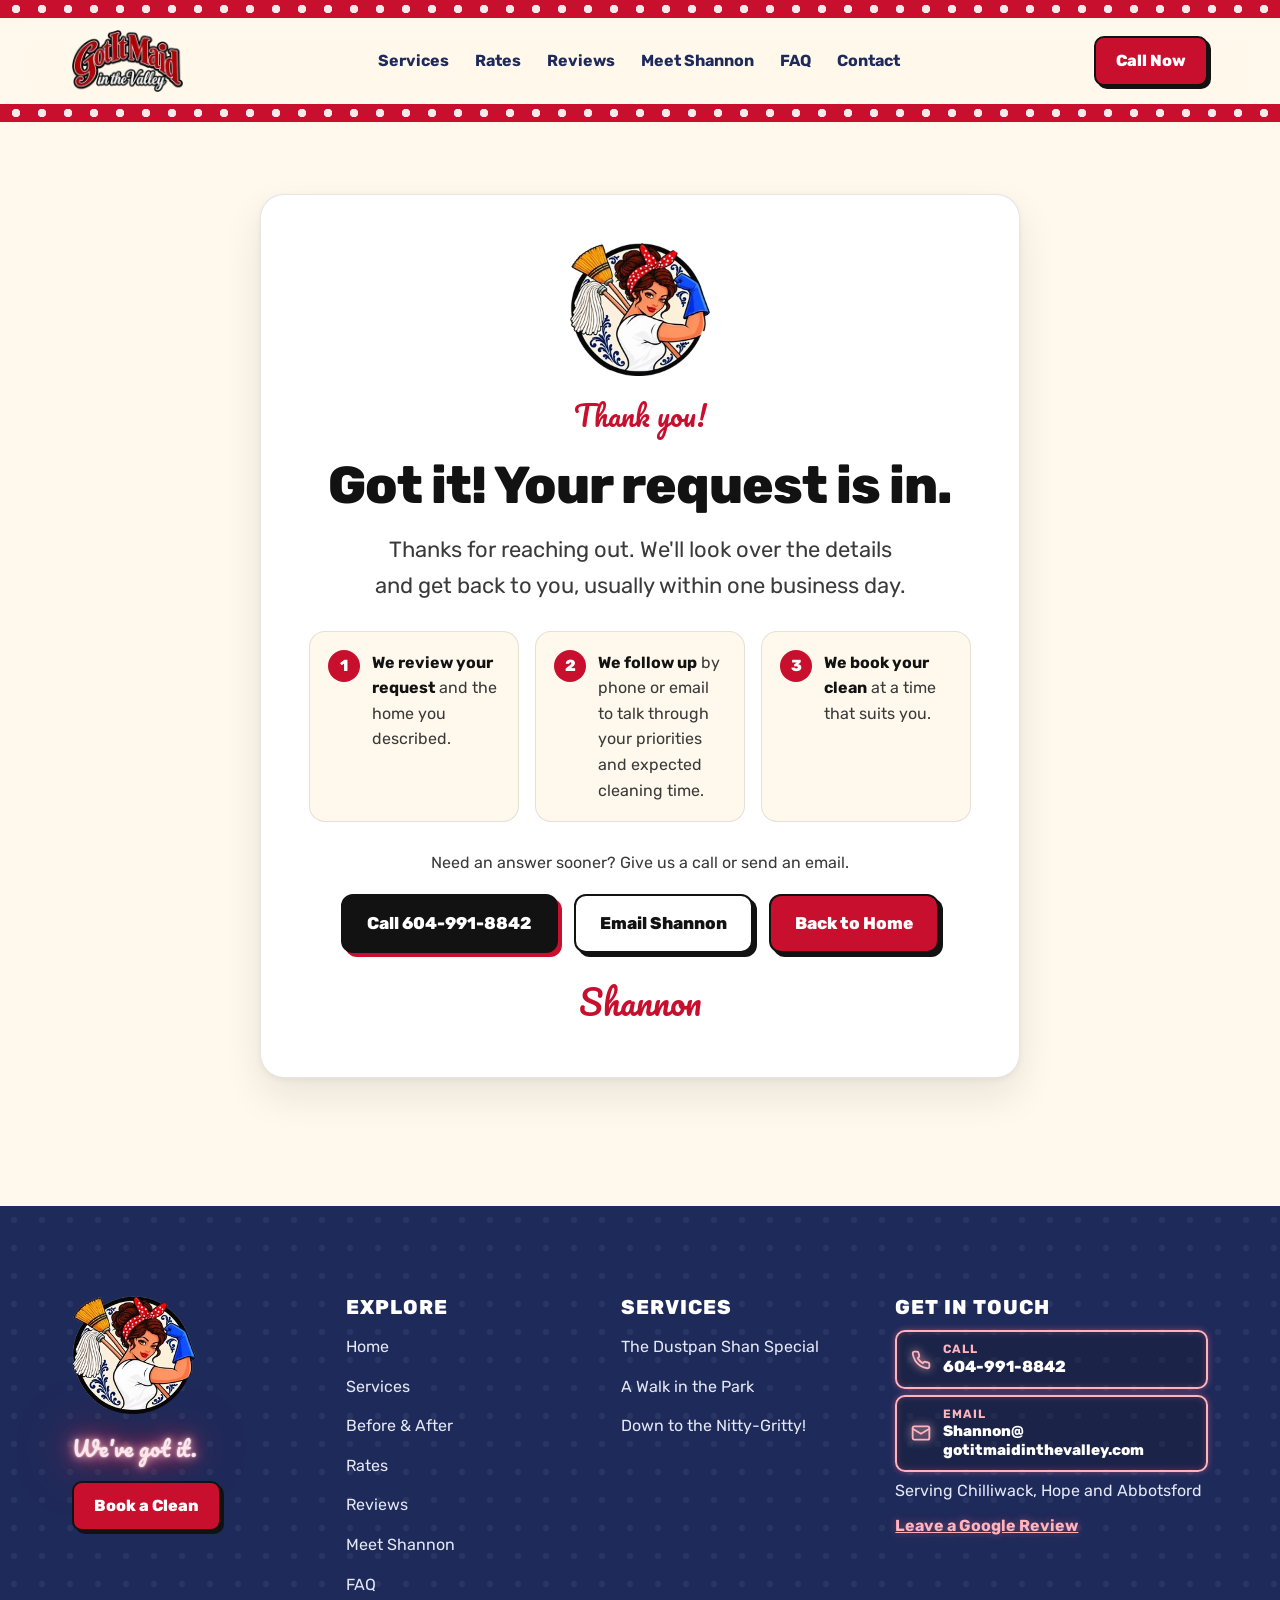
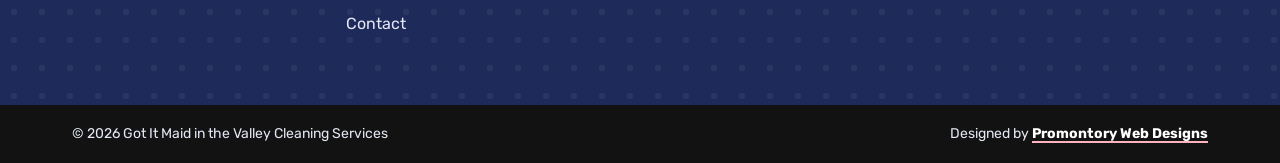
<file: thank-you.html>
<!doctype html>
<html lang="en">
<head>
  <meta charset="utf-8">
  <meta name="viewport" content="width=device-width, initial-scale=1">
  <title>Thank You | Got It Maid in the Valley</title>
  <meta name="description" content="Thanks for reaching out. We'll be in touch soon.">
  <meta name="robots" content="noindex">

  <link rel="icon" type="image/webp" sizes="32x32" href="assets/images/favicon-32.webp">
  <link rel="apple-touch-icon" href="assets/images/apple-touch-icon.webp" type="image/webp">
  <meta name="theme-color" content="#C8102E">

  <link rel="preload" href="assets/fonts/rubik-latin.woff2" as="font" type="font/woff2" crossorigin>
  <link rel="preload" href="assets/fonts/pacifico-latin.woff2" as="font" type="font/woff2" crossorigin>
  <link rel="stylesheet" href="css/styles.css">
  <script>document.documentElement.classList.add('js');</script>
</head>
<body>
  <a class="skip-link" href="#main">Skip to content</a>

  <div class="dot-strip dots-red" aria-hidden="true"></div>

  <header class="site-header">
    <div class="wrap header-inner">
      <a href="index.html" class="brand" aria-label="Got It Maid in the Valley, home">
        <img src="assets/images/logo-wordmark.webp" srcset="assets/images/logo-wordmark-240.webp 240w, assets/images/logo-wordmark.webp 480w" sizes="(max-width: 760px) 86px, 111px" alt="Got It Maid in the Valley" width="480" height="269">
      </a>

      <nav class="main-nav" id="main-nav" aria-label="Main">
        <a href="index.html#services">Services</a>
        <a href="index.html#rates">Rates</a>
        <a href="index.html#reviews">Reviews</a>
        <a href="index.html#about">Meet Shannon</a>
        <a href="index.html#faq">FAQ</a>
        <a href="index.html#contact">Contact</a>
      </nav>

      <div class="header-actions">
        <a href="tel:+16049918842" class="btn btn-red btn-sm">Call Now</a>
        <button class="menu-toggle" type="button" aria-expanded="false" aria-controls="main-nav" aria-label="Open menu">
          <svg aria-hidden="true" width="24" height="24" viewBox="0 0 24 24" fill="none" stroke="currentColor" stroke-width="2.5" stroke-linecap="round"><path d="M4 7h16"/><path d="M4 12h16"/><path d="M4 17h16"/></svg>
        </button>
      </div>
    </div>
  </header>

  <main id="main">
    <!-- Thank you -->
    <section class="section thanks">
      <div class="wrap">
        <div class="thanks-card">
          <img class="thanks-logo" src="assets/images/logo-badge.webp" srcset="assets/images/logo-badge-210.webp 210w, assets/images/logo-badge.webp 420w" sizes="140px" alt="Got It Maid in the Valley badge logo" width="420" height="400" fetchpriority="high">
          <p class="script hero-kicker">Thank you!</p>
          <h1>Got it! Your request is in.</h1>
          <p class="lead">Thanks for reaching out. We'll look over the details and get back to you, usually within one business day.</p>

          <ol class="next-steps">
            <li><span class="step-num">1</span><span><strong>We review your request</strong> and the home you described.</span></li>
            <li><span class="step-num">2</span><span><strong>We follow up</strong> by phone or email to talk through your priorities and expected cleaning time.</span></li>
            <li><span class="step-num">3</span><span><strong>We book your clean</strong> at a time that suits you.</span></li>
          </ol>

          <p class="muted">Need an answer sooner? Give us a call or send an email.</p>
          <div class="btn-row">
            <a href="tel:+16049918842" class="btn btn-black">Call 604-991-8842</a>
            <a href="mailto:Shannon@gotitmaidinthevalley.com" class="btn btn-white">Email Shannon</a>
            <a href="index.html" class="btn btn-red">Back to Home</a>
          </div>
          <p class="script signature">Shannon</p>
        </div>
      </div>
    </section>
  </main>

  <footer class="site-footer dots-navy">
    <div class="wrap footer-grid">
      <div class="footer-brand">
        <img src="assets/images/logo-badge.webp" srcset="assets/images/logo-badge-210.webp 210w, assets/images/logo-badge.webp 420w" sizes="124px" alt="Got It Maid in the Valley badge logo" width="420" height="400" loading="lazy">
        <p class="script kicker-pink">We've got it.</p>
        <a href="index.html#contact" class="btn btn-red btn-sm">Book a Clean</a>
      </div>
      <nav class="footer-col" aria-label="Footer">
        <h2>Explore</h2>
        <a href="index.html">Home</a>
        <a href="index.html#services">Services</a>
        <a href="index.html#before-after">Before &amp; After</a>
        <a href="index.html#rates">Rates</a>
        <a href="index.html#reviews">Reviews</a>
        <a href="index.html#about">Meet Shannon</a>
        <a href="index.html#faq">FAQ</a>
        <a href="index.html#contact">Contact</a>
      </nav>
      <div class="footer-col">
        <h2>Services</h2>
        <a href="index.html#services">The Dustpan Shan Special</a>
        <a href="index.html#services">A Walk in the Park</a>
        <a href="index.html#services">Down to the Nitty-Gritty!</a>
      </div>
      <div class="footer-col">
        <h2>Get in Touch</h2>
        <a class="contact-link" href="tel:+16049918842">
          <svg aria-hidden="true" width="20" height="20" viewBox="0 0 24 24" fill="none" stroke="currentColor" stroke-width="2.2" stroke-linecap="round" stroke-linejoin="round"><path d="M22 16.92v3a2 2 0 0 1-2.18 2 19.79 19.79 0 0 1-8.63-3.07 19.5 19.5 0 0 1-6-6 19.79 19.79 0 0 1-3.07-8.67A2 2 0 0 1 4.11 2h3a2 2 0 0 1 2 1.72c.13.96.36 1.9.7 2.81a2 2 0 0 1-.45 2.11L8.09 9.91a16 16 0 0 0 6 6l1.27-1.27a2 2 0 0 1 2.11-.45c.91.34 1.85.57 2.81.7A2 2 0 0 1 22 16.92z"/></svg>
          <span><small>Call</small>604-991-8842</span>
        </a>
        <a class="contact-link" href="mailto:Shannon@gotitmaidinthevalley.com">
          <svg aria-hidden="true" width="20" height="20" viewBox="0 0 24 24" fill="none" stroke="currentColor" stroke-width="2.2" stroke-linecap="round" stroke-linejoin="round"><rect x="2" y="4" width="20" height="16" rx="2"/><path d="m22 7-10 6L2 7"/></svg>
          <span><small>Email</small>Shannon@<wbr>gotitmaidinthevalley.com</span>
        </a>
        <p>Serving Chilliwack, Hope and Abbotsford</p>
        <a class="pink-link" href="https://g.page/r/CbDfJCA561byEBM/review" target="_blank" rel="noopener">Leave a Google Review</a>
      </div>
    </div>
    <div class="footer-bar">
      <div class="wrap footer-bar-inner">
        <span>© <span id="year">2026</span> Got It Maid in the Valley Cleaning Services</span>
        <span>Designed by <a href="https://www.promontorywebdesigns.com" target="_blank" rel="noopener">Promontory Web Designs</a></span>
      </div>
    </div>
  </footer>

  <script src="js/main.js" defer></script>
</body>
</html>
</file>
<file: css/styles.css>
/* ==========================================================================
   Got It Maid in the Valley: Design 6 (Retro Pop)
   Designed by Promontory Web Designs
   ========================================================================== */

/* ---------- Fonts (self-hosted latin subsets, SIL Open Font License) ---------- */
@font-face {
  font-family: 'Rubik';
  font-style: normal;
  font-weight: 400 800;
  font-display: swap;
  src: url(../assets/fonts/rubik-latin.woff2) format('woff2');
}
@font-face {
  font-family: 'Pacifico';
  font-style: normal;
  font-weight: 400;
  font-display: swap;
  src: url(../assets/fonts/pacifico-latin.woff2) format('woff2');
}

/* ---------- Design tokens ---------- */
:root {
  --red: #C8102E;
  --red-dark: #A50D26;
  --navy: #1E2A5A;
  --black: #121212;
  --ink: #3A3A3A;
  --cream: #FFF8EC;
  --white: #FFFFFF;
  /* Card colour: white cards on the cream page; .bg-white sections flip it to cream */
  --surface: var(--white);
  --pink: #FFB3BD;
  --footer-text: #E4E8F4;
  --neon-core: #FFE6EA;
  --neon-glow: 0 0 2px #FFF, 0 0 8px var(--pink), 0 0 18px #FF6F8A, 0 0 36px #FF3D63, 0 0 60px #FF3D63;
  --neon-glow-soft: 0 0 2px #FFF, 0 0 6px var(--pink), 0 0 12px #FF6F8A, 0 0 24px #FF3D63;

  --font-body: 'Rubik', system-ui, -apple-system, 'Segoe UI', sans-serif;
  --font-script: 'Pacifico', cursive;

  --outline: 1px solid rgba(18,18,18,.1);
  --shadow-sm: 0 1px 2px rgba(18,18,18,.05), 0 6px 16px rgba(18,18,18,.06);
  --shadow-md: 0 2px 6px rgba(18,18,18,.05), 0 18px 40px rgba(18,18,18,.09);
  --shadow-lg: 0 4px 12px rgba(0,0,0,.14), 0 28px 60px rgba(0,0,0,.24);
  --radius-sm: 10px;
  --radius: 16px;
  --radius-lg: 24px;
  --wrap: 1200px;
  --gutter: 32px;
  --section-pad: clamp(80px, 10vw, 128px);
}

/* ---------- Base ---------- */
*, *::before, *::after { box-sizing: border-box; }
/* scroll-padding-top matches the sticky header's height exactly (104px, 90px on phones), so a
   section lands flush under it. Any more and a strip of the previous section shows as a gap. */
html { scroll-behavior: smooth; scroll-padding-top: 104px; }
@media (max-width: 760px) { html { scroll-padding-top: 90px; } }
/* "Home" links go all the way to the top of the page, not just to the hero under the header */
#top { scroll-margin-top: 200px; }
/* Services has its own red dotted frame. Landing with the frame's top edge tucked under the
   header (header height minus one dot tile) lets the header's dot strip run straight into the
   frame's sides, instead of two dot bands stacking at the top of the screen. */
#services { scroll-margin-top: -26px; }
@media (max-width: 760px) { #services { scroll-margin-top: -18px; } }
body {
  margin: 0;
  font-family: var(--font-body);
  font-size: 18px;
  line-height: 1.6;
  color: var(--black);
  background: var(--cream);
  -webkit-font-smoothing: antialiased;
}
img { max-width: 100%; height: auto; display: block; }
a { color: var(--navy); }
/* Hover effects only apply with a real mouse: on touch screens :hover sticks after a tap */
@media (hover: hover) { a:hover { color: var(--red); } }
a, button { -webkit-tap-highlight-color: transparent; }
h1, h2, h3 { line-height: 1.1; margin: 0; }
p { margin: 0; }
:focus-visible { outline: 3px solid var(--red); outline-offset: 3px; }

.wrap { width: 100%; max-width: var(--wrap); margin: 0 auto; padding: 0 var(--gutter); }
.script { font-family: var(--font-script); font-weight: 400; }
.muted { color: var(--ink); font-size: 16px; }
.visually-hidden {
  position: absolute; width: 1px; height: 1px; padding: 0; margin: -1px;
  overflow: hidden; clip: rect(0 0 0 0); white-space: nowrap; border: 0;
}
/* Highlights content still waiting on the client */
.todo { background: #FFF1A8; color: var(--black); font-weight: 700; padding: 0 4px; border-radius: 4px; }
summary { cursor: pointer; list-style: none; }
summary::-webkit-details-marker { display: none; }

.skip-link {
  position: absolute; left: 12px; top: -60px; z-index: 100;
  background: var(--black); color: var(--white); padding: 10px 16px; border-radius: var(--radius-sm);
}
.skip-link:focus { top: 12px; color: var(--white); }

/* ---------- Polka dot patterns ---------- */
.dots-red {
  background-color: var(--red);
  background-image: radial-gradient(circle, rgba(255,255,255,.9) 4px, transparent 4.5px);
  background-size: 26px 26px;
}
.dots-navy {
  background-color: var(--navy);
  background-image: radial-gradient(rgba(255,255,255,.05) 3px, transparent 3.5px);
  background-size: 28px 28px;
}
/* Strips are exactly one dot tile tall, with each dot centred, so every dot shows in full */
.dot-strip, .site-header::after { height: 18px; background-size: 26px 18px; background-position: center; }

/* ---------- Buttons ---------- */
.btn {
  display: inline-flex; align-items: center; justify-content: center; gap: 10px;
  min-height: 44px; padding: 14px 24px;
  font: inherit; font-size: 17px; font-weight: 800; text-decoration: none; cursor: pointer;
  border: 2px solid var(--black); border-radius: 12px;
  box-shadow: 4px 4px 0 var(--black);
  transition: transform .15s ease, box-shadow .15s ease, background-color .15s ease;
}
.btn-red { background: var(--red); color: var(--white); }
.btn-white { background: var(--white); color: var(--black); }
.btn-black { background: var(--black); color: var(--white); box-shadow: 4px 4px 0 var(--red); }
@media (hover: hover) {
  .btn:hover { transform: translate(-2px, -2px); box-shadow: 6px 6px 0 var(--black); }
  .btn-red:hover { background: var(--red-dark); color: var(--white); }
  .btn-white:hover { color: var(--black); }
  .btn-black:hover { color: var(--white); box-shadow: 6px 6px 0 var(--red); }
}
/* No easing on touch screens: a button still springing back looks pressed alongside the next one tapped */
@media (hover: none) { .btn { transition: none; } }
.btn:active { transform: translate(2px, 2px); box-shadow: 1px 1px 0 var(--black); }
.btn-sm { padding: 10px 20px; font-size: 16px; border-radius: var(--radius-sm); box-shadow: 3px 3px 0 var(--black); }
.btn-lg { padding: 16px 28px; font-size: 18px; box-shadow: 5px 5px 0 var(--black); }
.btn-row { display: flex; flex-wrap: wrap; gap: 16px; }

/* ---------- Header ---------- */
.site-header {
  position: sticky; top: 0; z-index: 50;
  background: rgba(255,248,236,.88);
  -webkit-backdrop-filter: saturate(1.4) blur(12px); backdrop-filter: saturate(1.4) blur(12px);
  transition: box-shadow .2s ease;
}
/* Red polka-dot strip along the bottom of the header, matching the top strip */
.site-header::after {
  content: ""; display: block;
  background-color: var(--red);
  background-image: radial-gradient(circle, rgba(255,255,255,.9) 4px, transparent 4.5px);
}
.site-header.is-scrolled { box-shadow: 0 4px 20px rgba(18,18,18,.08); }
.header-inner {
  display: flex; align-items: center; justify-content: space-between; gap: 16px;
  padding-top: 12px; padding-bottom: 12px;
}
.brand img { height: 62px; width: auto; }
.main-nav { display: flex; gap: 26px; font-size: 16px; font-weight: 700; }
.main-nav a { text-decoration: none; position: relative; }
.main-nav a::after {
  content: ""; position: absolute; left: 0; right: 0; bottom: -4px; height: 3px;
  background: var(--red); transform: scaleX(0); transform-origin: left; transition: transform .2s ease;
}
@media (hover: hover) { .main-nav a:hover::after { transform: scaleX(1); } }
.main-nav a.is-active::after { transform: scaleX(1); }
.main-nav a.is-active { color: var(--red); }
.header-actions { display: flex; align-items: center; gap: 12px; }
.menu-toggle {
  display: none; width: 48px; height: 48px; align-items: center; justify-content: center;
  background: var(--white); color: var(--black); border: 2px solid var(--black); border-radius: var(--radius-sm);
  box-shadow: 3px 3px 0 var(--black); cursor: pointer;
  transition: transform .15s ease, box-shadow .15s ease;
}
/* Same hover and press feel as .btn */
@media (hover: hover) { .menu-toggle:hover { transform: translate(-2px, -2px); box-shadow: 6px 6px 0 var(--black); } }
@media (hover: none) { .menu-toggle { transition: none; } }
.menu-toggle:active { transform: translate(2px, 2px); box-shadow: 1px 1px 0 var(--black); }

/* ---------- Hero ---------- */
/* --hero-top is reused below to size the first screen on tablets */
.hero { --hero-top: clamp(64px, 6vw, 96px); padding: var(--hero-top) 0; }
/* Desktop: the hero fills the first screen under the header (122px incl. the top dot strip) with
   its content centred, so the next section starts just below the fold */
@media (min-width: 1001px) {
  .hero { display: flex; align-items: center; min-height: calc(100vh - 122px); min-height: calc(100svh - 122px); }
}
.hero-inner { display: flex; flex-wrap: wrap; align-items: center; gap: clamp(48px, 5vw, 72px); }
.hero-copy { flex: 1 1 520px; min-width: 0; display: flex; flex-direction: column; gap: 22px; }
.hero-kicker { font-size: 28px; color: var(--red); }
.hero h1 { font-size: clamp(40px, 5.4vw, 66px); line-height: 1.04; font-weight: 800; letter-spacing: -1.5px; text-wrap: balance; }
.lead { font-size: 22px; color: var(--ink); max-width: 540px; }
/* Service-area ribbon: a classic folded banner. The red band sits in front; darker swallowtail
   tails peek out behind each end, a little lower, with a small fold where the band wraps over them.
   A soft highlight and a dashed white stitch line finish the band, with a star at each end (echoing
   the review banner). The whole ribbon carries the black offset shadow used on the buttons.
   Sizes come from custom properties so the phone version can scale everything down together. */
.eyebrow {
  --band-h: 38px; --drop: 9px; --tail-w: 40px; --tail-out: 22px; --notch: 11px;
  position: relative; align-self: flex-start; margin: 0;
  padding: 0 var(--tail-out) var(--drop);
  filter: drop-shadow(3px 3px 0 var(--black));
}
/* Tails: behind the band (the filter makes .eyebrow a stacking context, so z-index -1 stays inside it) */
.eyebrow::before, .eyebrow::after {
  content: ""; position: absolute; z-index: -1; top: var(--drop); width: var(--tail-w); height: var(--band-h);
  background: var(--red-dark);
}
.eyebrow::before { left: 0; clip-path: polygon(0 0, 100% 0, 100% 100%, 0 100%, var(--notch) 50%); }
.eyebrow::after { right: 0; clip-path: polygon(0 0, 100% 0, calc(100% - var(--notch)) 50%, 100% 100%, 0 100%); }
.eyebrow-ribbon {
  position: relative; display: flex; align-items: center; gap: 10px;
  height: var(--band-h); padding: 0 20px;
  background: linear-gradient(180deg, #DA2440 0%, var(--red) 55%, #B80E2A 100%);
  color: var(--white);
  font-size: 15px; font-weight: 800; letter-spacing: .2px; line-height: 1; white-space: nowrap;
  text-shadow: 0 1px 0 rgba(0,0,0,.18);
  outline: 1.5px dashed rgba(255,255,255,.5); outline-offset: -5px;
}
/* Stars at each end of the band */
.eyebrow-ribbon::before, .eyebrow-ribbon::after {
  content: ""; flex: none; width: 13px; height: 13px; background: var(--white);
  clip-path: polygon(50% 0, 61% 35%, 98% 35%, 68% 57%, 79% 91%, 50% 70%, 21% 91%, 32% 57%, 2% 35%, 39% 35%);
}
/* Folds: small dark triangles under each end of the band, where it wraps over the tails */
.eyebrow-text::before, .eyebrow-text::after {
  content: ""; position: absolute; top: 100%; width: 0; height: 0; border-top: var(--drop) solid #6E0718;
}
.eyebrow-text::before { left: 0; border-left: var(--drop) solid transparent; }
.eyebrow-text::after { right: 0; border-right: var(--drop) solid transparent; }
/* Phones drop "& the Fraser Valley" visually so the ribbon stays on one line, keeping it for
   screen readers. */
@media (max-width: 760px) {
  .eyebrow-tail { position: absolute; width: 1px; height: 1px; overflow: hidden; clip: rect(0 0 0 0); white-space: nowrap; }
}
/* The smallest phones (320px wide): tighten the ribbon so its tails stay on screen */
@media (max-width: 359px) {
  .hero .eyebrow { --tail-w: 26px; --tail-out: 13px; }
  .hero .eyebrow-ribbon { font-size: 11.5px; padding: 0 10px; gap: 5px; }
}
.hero-fun { font-size: 26px; line-height: 1.4; color: var(--red); }
.hero .eyebrow { margin-bottom: 4px; }
.hero .btn-row { padding-top: 12px; }
.hero-logo { flex: 1 1 360px; min-width: 0; display: flex; justify-content: center; }
.hero-logo img { width: 320px; animation: float 6s ease-in-out infinite; }
/* Tablets: once the logo drops below the text, centre everything and keep the logo smaller */
@media (max-width: 1000px) {
  .hero-copy { align-items: center; text-align: center; }
  .hero .eyebrow { align-self: center; }
  .hero .btn-row { justify-content: center; }
  .hero .lead { margin: 0 auto; }
  .hero-logo img { width: 300px; }
  /* The text fills the first screen below the header (122px incl. the top dot strip), so the logo
     waits just below the fold instead of peeking in half-cut */
  .hero-copy {
    justify-content: center;
    min-height: calc(100vh - 122px - var(--hero-top));
    min-height: calc(100svh - 122px - var(--hero-top));
  }
}
@keyframes float { 0%, 100% { transform: translateY(0); } 50% { transform: translateY(-10px); } }

/* ---------- Section basics ---------- */
.section { padding: var(--section-pad) 0; }
.bg-white { background: var(--white); --surface: var(--cream); }
/* These sections sit against a dotted panel or the footer, so they only get padding from one side */
#before-after { padding-top: calc(var(--section-pad) * 1.25); }
#contact { padding-bottom: calc(var(--section-pad) * 1.25); }
.section-title, .section-head h2 {
  font-size: clamp(32px, 4.2vw, 48px); font-weight: 800; letter-spacing: -1px; line-height: 1.1; text-wrap: balance;
}
.section-head { display: flex; flex-direction: column; gap: 6px; margin-bottom: clamp(40px, 4.5vw, 64px); }
.section-head.center { align-items: center; text-align: center; }
.section-head.split { flex-direction: row; flex-wrap: wrap; align-items: flex-end; justify-content: space-between; gap: 20px; margin-bottom: clamp(40px, 4.5vw, 64px); }
.kicker-pink { font-size: 26px; color: var(--pink); }

/* Neon sign glow for script kickers on dark backgrounds: flickers on, then gently pulses */
.kicker-pink {
  color: var(--neon-core);
  text-shadow: var(--neon-glow);
  animation: neon-on 2.4s linear 1 both, neon-pulse 4s ease-in-out 2.4s infinite;
}
@keyframes neon-on {
  0%, 8%, 12%, 30%, 34% { opacity: .25; text-shadow: none; }
  10%, 32%, 100% { opacity: 1; text-shadow: var(--neon-glow); }
}
@keyframes neon-pulse {
  0%, 100% { text-shadow: var(--neon-glow); }
  50% { text-shadow: var(--neon-glow-soft); }
}

/* ---------- Services (Option C: polka dot border) ---------- */
/* The frame is exactly one dot tile thick, and `round` stretches the tile slightly so a whole
   number of dots fits across and down at any size: one centred row of dots on every edge. */
.services {
  --dot-tile: 26px;
  --dot-size: 4px;
  color: var(--white);
  padding: var(--dot-tile);
  background-image: radial-gradient(circle, rgba(255,255,255,.9) var(--dot-size), transparent calc(var(--dot-size) + .5px));
  background-size: var(--dot-tile) var(--dot-tile);
  background-repeat: round;
}
.services-panel {
  border-radius: 18px;
  padding: clamp(80px, 9vw, 152px) 0;
}
.services .wrap { max-width: 1360px; }
.services .section-head { gap: 12px; margin-bottom: clamp(48px, 4.5vw, 72px); }
/* No row gap on the grid itself: the cards span its rows (subgrid), so a row gap would also open up inside every card */
.card-grid { display: grid; grid-template-columns: repeat(3, minmax(0, 1fr)); column-gap: clamp(28px, 2.4vw, 36px); row-gap: 0; }
/* Three long cards: one column below 1100px rather than leaving an orphan card */
@media (max-width: 1100px) {
  .card-grid { grid-template-columns: minmax(0, 1fr); max-width: 680px; margin: 0 auto; }
  .service-card:not(:last-child) { margin-bottom: clamp(28px, 2.4vw, 36px); }
}
.service-card {
  background: var(--cream); color: var(--black);
  border: var(--outline); border-radius: var(--radius);
  padding: 28px 28px 30px;
  /* Each card shares the grid's rows (subgrid), so the title block, price, blurb, included list,
     and expander start at the same height across all three cards. */
  display: grid; grid-row: span 5; grid-template-rows: subgrid; row-gap: 14px; align-content: start;
  box-shadow: var(--shadow-lg);
  transition: transform .25s ease, box-shadow .25s ease;
}
/* Three across: once a card is expanded, the cards stop sharing rows so only that card grows
   (shared rows stretched all three). --rows is set in main.js and keeps the top blocks lined up. */
@media (min-width: 1101px) {
  .card-grid:has(.more[open]):not(.is-measuring) { align-items: start; }
  .card-grid:has(.more[open]):not(.is-measuring) .service-card { grid-template-rows: var(--rows, none); }
}
@media (hover: hover) { .service-card:hover { transform: translateY(-4px); box-shadow: 0 8px 18px rgba(0,0,0,.18), 0 40px 80px rgba(0,0,0,.3); } }
.service-card h3 { font-size: 24px; font-weight: 800; text-wrap: balance; }
.nowrap { white-space: nowrap; }
.service-card p { color: var(--ink); font-size: 16px; }
.service-card .service-summary { color: var(--black); font-size: 16px; line-height: 1.55; }
.more .more-story { margin: 14px 0 4px; padding-left: 14px; border-left: 3px solid rgba(200,16,46,.35); font-size: 15px; line-height: 1.6; }
.service-card .service-sub { color: var(--red); font-weight: 800; font-size: 17px; line-height: 1.35; margin-top: -4px; text-wrap: balance; }
.service-card .price {
  justify-self: start; align-self: start;
  background: var(--black); color: var(--white);
  font-weight: 800; font-size: clamp(14px, 3.7vw, 16px); padding: 6px 14px; border-radius: 999px;
}
/* margin-bottom: 0 clears the browser's default h4 margin, which doubled the gap above the list */
.included-title { font-size: 14px; font-weight: 800; text-transform: uppercase; letter-spacing: 1px; margin: 4px 0 0; }
.service-card .more { margin-top: -8px; }
/* Polka dot bullets */
.included { list-style: none; margin: 0; padding: 0; display: grid; gap: 8px; }
.included li { position: relative; padding-left: 24px; font-size: 16px; line-height: 1.45; color: var(--ink); }
.included li::before {
  content: ""; position: absolute; left: 0; top: .42em;
  width: 8px; height: 8px; border-radius: 50%; background: var(--red); margin-top: 2px;
}
/* "See everything included" expander */
.more summary {
  display: inline-flex; align-items: center; gap: 10px; min-height: 44px;
  font-weight: 800; font-size: 15px; color: var(--red);
}
.more summary::before {
  content: "+"; flex: none; width: 24px; height: 24px; border-radius: 50%;
  display: inline-flex; align-items: center; justify-content: center;
  background: var(--red); color: var(--white); font-size: 17px; line-height: 1;
}
.more[open] summary::before { content: "\2212"; }
.more:not([open]) .more-open, .more[open] .more-closed { display: none; }
@media (hover: hover) { .more summary:hover { color: var(--red-dark); } }
.more .included { margin: 4px 0 6px; }
.service-card .service-meta { font-size: 15px; line-height: 1.5; }
.service-meta strong { color: var(--black); }
.service-card .service-closing { font-family: var(--font-script); color: var(--red); font-size: 19px; line-height: 1.4; margin-top: 16px; }
.service-top { display: flex; flex-direction: column; gap: 12px; }
.service-list, .service-notes { display: flex; flex-direction: column; gap: 10px; }
.more .service-notes { margin: 14px 0 4px; }

/* ---------- Rates (its own white section below the dotted Services frame) ---------- */
/* Tighter than the default section so the heading and both cards fit one screen from the nav */
.rates { padding-top: clamp(44px, 5vw, 60px); }
.rates .section-head { gap: 8px; margin-bottom: clamp(24px, 2.8vw, 32px); }
.services-intro { max-width: 600px; color: var(--footer-text); font-size: 18px; margin-top: 6px; }
.services-intro a { color: var(--white); text-decoration-color: var(--pink); text-underline-offset: 3px; }
@media (hover: hover) { .services-intro a:hover { color: var(--pink); } }
.kicker-red { font-size: 26px; color: var(--red); }
.rates-intro { max-width: 600px; color: var(--ink); font-size: 18px; margin-top: 6px; }
.section-cta {
  margin-top: clamp(48px, 5vw, 80px);
  display: flex; flex-direction: column; align-items: center; gap: 22px; text-align: center;
}
.section-cta p { color: var(--ink); font-size: 18px; max-width: 560px; }
.section-cta .btn-row { justify-content: center; }
.rates-grid { display: grid; grid-template-columns: minmax(0, 1.04fr) minmax(0, .96fr); gap: clamp(18px, 2vw, 24px); align-items: start; max-width: 1000px; margin: 0 auto; }
@media (max-width: 1000px) { .rates-grid { grid-template-columns: minmax(0, 1fr); max-width: 680px; margin: 0 auto; } }
.rates-card {
  background: var(--surface); color: var(--black);
  border: var(--outline); border-radius: var(--radius);
  padding: clamp(20px, 2.2vw, 26px) clamp(20px, 2.4vw, 28px); box-shadow: var(--shadow-md);
}
.rates-table { width: 100%; border-collapse: collapse; }
.rates-table thead th {
  font-size: 12px; font-weight: 800; text-transform: uppercase; letter-spacing: 1px; color: var(--ink);
  text-align: left; padding: 0 0 8px; border-bottom: 1px solid rgba(18,18,18,.2);
}
.rates-table thead th:last-child { text-align: right; }
.rates-table tbody th, .rates-table td { padding: 12px 0; border-bottom: 1px solid rgba(18,18,18,.15); vertical-align: top; }
.rates-table tbody th { text-align: left; font-size: 16px; font-weight: 800; line-height: 1.3; padding-right: 16px; }
.rates-table td { text-align: right; white-space: nowrap; }
.rates-table td strong { font-size: 20px; font-weight: 800; color: var(--red); letter-spacing: -.3px; }
.rate-tag {
  display: inline-block; vertical-align: 2px; margin-left: 6px;
  background: var(--navy); color: var(--white); font-size: 11px; font-weight: 800; letter-spacing: .8px; text-transform: uppercase;
  padding: 3px 9px; border-radius: 999px; line-height: 1.3;
}
.rate-tag-once { background: var(--white); color: var(--navy); border: 1.5px solid var(--navy); }
.rates-table small { display: block; font-size: 13px; font-weight: 400; color: var(--ink); margin-top: 2px; }
.rates-table td { line-height: 1.3; }
.rates-table td small { margin-top: 0; }
.addons-title { font-size: 14px; font-weight: 800; text-transform: uppercase; letter-spacing: 1px; margin: 16px 0 10px; }
.addons { list-style: none; margin: 0; padding: 0; display: flex; flex-wrap: wrap; gap: 8px; }
.addons li { background: var(--white); border: var(--outline); border-radius: 999px; padding: 4px 10px; font-size: 13.5px; font-weight: 700; white-space: nowrap; }
.addons strong { color: var(--red); }
.rates-notes h3 { font-size: 18px; font-weight: 800; margin-bottom: 12px; }
.rates-notes .included { gap: 5px; }
.rates-notes .included li { font-size: 15px; line-height: 1.4; }
/* Desktop: like Reviews, Rates is exactly one screen tall under the sticky header (104px) with its
   content centred, so the heading, both cards and the "Not sure which clean" buttons all show
   together. Everything inside is sized in em from --u, which follows the window height (held back
   on narrow windows): 13px on a small laptop up to 17px on a big monitor. */
@media (min-width: 1001px) {
  .rates {
    --u: clamp(13px, min(1.35vw, 1.85vh - 2.5px), 17px);
    min-height: calc(100vh - 104px); min-height: calc(100svh - 104px);
    padding: 20px 0;
    display: flex; flex-direction: column; justify-content: center;
  }
  .rates .wrap { font-size: var(--u); }
  .rates .section-head { gap: .3em; margin-bottom: 1.4em; }
  .rates .kicker-red { font-size: 1.6em; }
  .rates .section-head h2 { font-size: 2.9em; }
  .rates .rates-intro { font-size: 1.1em; margin-top: .2em; }
  .rates .rates-grid { max-width: 66em; gap: 1.4em; }
  .rates .rates-card { padding: 1.4em 1.7em; }
  .rates .rates-table thead th { font-size: .78em; padding-bottom: .6em; }
  .rates .rates-table tbody th, .rates .rates-table td { padding: .75em 0; }
  .rates .rates-table tbody th { font-size: 1.05em; }
  .rates .rates-table td strong { font-size: 1.32em; }
  .rates .rates-table small { font-size: .82em; }
  .rates .rate-tag { font-size: .7em; }
  .rates .addons-title { font-size: .9em; margin: 1em 0 .65em; }
  .rates .addons li { font-size: .88em; }
  .rates .rates-notes h3 { font-size: 1.18em; margin-bottom: .75em; }
  .rates .rates-notes .included { gap: .3em; }
  .rates .rates-notes .included li { font-size: .98em; padding-left: 1.5em; }
  /* The prompt and buttons sit on one line under the cards rather than stacking */
  .rates .section-cta { margin-top: 1.6em; flex-direction: row; justify-content: center; gap: 1.4em; text-align: left; }
  .rates .section-cta p { font-size: 1.05em; max-width: 24em; }
  .rates .section-cta .btn { font-size: 1.05em; padding: .7em 1.4em; }
}
/* Phones: stack each rate under its name rather than squeezing two columns */
@media (max-width: 560px) {
  .rates-table thead { position: absolute; width: 1px; height: 1px; overflow: hidden; clip: rect(0 0 0 0); }
  .rates-table tr { display: block; padding: 14px 0; border-bottom: 1px solid rgba(18,18,18,.15); }
  .rates-table tbody th, .rates-table td { display: block; padding: 0; border: 0; text-align: left; }
  .rates-table td { margin-top: 6px; }
  .rates-table td small { display: inline; margin-left: 4px; }
}

/* ---------- Intro ---------- */
.welcome-copy { max-width: 800px; margin: 0 auto; text-align: center; display: flex; flex-direction: column; gap: 20px; }
.welcome-copy .section-title { margin-bottom: 4px; }
.welcome-copy p { color: var(--ink); }
.welcome-copy .welcome-lead { font-size: 21px; color: var(--black); }

/* ---------- Keeping up with the clean ---------- */
.story-card {
  max-width: 920px; margin: 0 auto;
  background: var(--surface); border: var(--outline); border-radius: var(--radius-lg);
  box-shadow: var(--shadow-md);
  padding: clamp(32px, 4.5vw, 64px); display: flex; flex-direction: column; gap: 18px;
}
.story-card p { color: var(--ink); }
.story-card .story-sub { font-family: var(--font-script); font-size: 26px; line-height: 1.4; color: var(--red); margin-top: -6px; }

/* ---------- The little things ---------- */
.little-things { max-width: 840px; margin: 0 auto; text-align: center; display: flex; flex-direction: column; align-items: center; gap: 24px; }
.little-things > p { color: var(--ink); }
.little-things .btn-row { justify-content: center; margin-top: 8px; }
.little-things .promise {
  background: var(--surface); color: var(--black); font-size: 19px;
  border: var(--outline); border-left: 4px solid var(--red); border-radius: var(--radius); box-shadow: var(--shadow-sm);
  padding: 24px clamp(20px, 3vw, 36px);
}

/* ---------- Before & After ---------- */
#before-after .section-title { margin-bottom: 14px; }
.amp { text-transform: none; color: var(--red); font-size: .87em; }
.ba-intro { color: var(--ink); margin-bottom: clamp(40px, 4vw, 56px); }
.ba-grid { display: grid; grid-template-columns: repeat(2, minmax(0, 1fr)); gap: clamp(36px, 4vw, 48px); }
.ba-pair {
  margin: 0; background: var(--surface); border: var(--outline); border-radius: var(--radius-lg);
  box-shadow: var(--shadow-md); padding: 16px;
  display: flex; flex-direction: column; gap: 16px;
}
.ba-photos { display: grid; grid-template-columns: 1fr 1fr; gap: 12px; }
.ba-shot { position: relative; margin: 0; }
.ba-shot img {
  width: 100%; aspect-ratio: 4 / 5; object-fit: cover;
  border: var(--outline); border-radius: var(--radius);
}
.ba-tag {
  position: absolute; left: 10px; top: 10px;
  background: var(--black); color: var(--white); border: 2px solid var(--black);
  font-size: 13px; font-weight: 800; letter-spacing: 1px; text-transform: uppercase;
  padding: 4px 12px; border-radius: 999px;
}
.ba-tag-after { background: var(--red); }
.ba-pair figcaption { padding: 0 6px 4px; color: var(--ink); font-size: 16px; }
.ba-pair figcaption strong { display: block; color: var(--black); font-size: 20px; font-weight: 800; margin-bottom: 2px; }
@media (max-width: 900px) { .ba-grid { grid-template-columns: minmax(0, 1fr); } }

/* ---------- Meet Shannon ---------- */
/* Desktop: one screen tall under the sticky header (104px), with the card centred in the cream */
@media (min-width: 1001px) {
  #about {
    min-height: calc(100vh - 104px); min-height: calc(100svh - 104px);
    padding: 40px 0;
    display: flex; flex-direction: column; justify-content: center;
  }
}
.about-card {
  background: var(--surface); border: var(--outline); border-radius: var(--radius-lg);
  box-shadow: var(--shadow-md);
  padding: clamp(48px, 4.5vw, 64px); display: flex; flex-wrap: wrap; align-items: center; gap: clamp(48px, 5vw, 72px);
}
.about-photo {
  flex: 0 1 340px; width: 340px; height: 430px; object-fit: cover;
  border-radius: 170px 170px 16px 16px; border: var(--outline);
}
.about-copy { flex: 1 1 440px; min-width: 0; display: flex; flex-direction: column; gap: 18px; }
.about-copy p { color: var(--ink); }
.about-copy .section-title { font-size: clamp(32px, 4vw, 44px); }
.signature { font-size: 34px; color: var(--red) !important; margin-top: 4px; }

/* ---------- Reviews ---------- */
/* Tighter than other sections so the heading, both reviews and the banner fit one screen
   when you jump here from the nav */
.reviews { padding: clamp(44px, 5vw, 60px) 0; }
/* Desktop: the section is exactly one screen tall under the sticky header (104px) with its
   content centred. Everything inside is sized from --u, which follows the window height (and is
   held back on narrow windows): 14px on a small laptop up to 19px on a big monitor. The whole
   section is roughly 43 x --u tall, which is where the 2.34vh comes from. */
@media (min-width: 1001px) {
  .reviews {
    --u: clamp(14px, min(1.6vw, 2.1vh - 3.5px), 19px);
    min-height: calc(100vh - 104px); min-height: calc(100svh - 104px);
    padding: 24px 0;
    display: flex; flex-direction: column; justify-content: center;
  }
  .reviews .section-head { margin-bottom: calc(var(--u) * 1.25); }
  .reviews .kicker-red { font-size: calc(var(--u) * 1.5); }
  .reviews .section-title { font-size: calc(var(--u) * 2.5); }
  .reviews .review-grid { font-size: var(--u); max-width: 68em; gap: 1.25em; }
  .reviews .review-card { padding: 1.4em 1.75em; }
  .reviews .review-card blockquote { font-size: 1em; }
  .reviews .review-card blockquote::before { top: .5em; right: .6em; font-size: 2.9em; }
  .reviews .review-card figcaption { font-size: .94em; }
  .reviews .stars { font-size: 1.125em; }
  .reviews .qr-inner { padding: .75em 1.5em; }
  .reviews .qr-card h3 { font-size: 1.31em; }
  .reviews .qr-copy p { font-size: .94em; }
  .reviews .qr-placeholder { width: 4.6em; height: 4.6em; padding: 4px; }
}
/* Two reviews side by side, with the "leave a review" banner running underneath */
.review-grid { display: grid; grid-template-columns: repeat(2, minmax(0, 1fr)); gap: clamp(18px, 2vw, 22px); max-width: 1000px; margin: 0 auto; }
@media (max-width: 760px) { .review-grid { grid-template-columns: minmax(0, 1fr); } }
.review-card {
  margin: 0; background: var(--surface); border: var(--outline); border-radius: var(--radius);
  position: relative; padding: clamp(20px, 2.3vw, 26px) clamp(22px, 2.6vw, 30px); display: flex; flex-direction: column; gap: 10px; box-shadow: var(--shadow-sm);
}
.review-card blockquote { margin: 0; color: var(--ink); font-size: 16px; line-height: 1.55; }
.review-card blockquote p + p { margin-top: .7em; }
.review-card blockquote::before { content: "\201C"; position: absolute; top: clamp(20px, 2.3vw, 26px); right: clamp(22px, 2.6vw, 30px); font-family: Georgia, "Times New Roman", serif; font-weight: 700; font-size: 46px; line-height: .8; color: var(--red); }
/* The quote mark sits in the top corner beside the stars rather than taking a row of its own */
.review-card figcaption { margin-top: auto; padding-top: 10px; border-top: 1px solid rgba(18,18,18,.12); font-weight: 800; font-size: 15px; }
.review-source { font-weight: 400; color: var(--ink); }
a.review-source { text-decoration: underline; text-underline-offset: 3px; }
.review-link { display: block; margin-top: 2px; font-size: 14px; }
@media (hover: hover) { a.review-source:hover { color: var(--red); } }
.stars { color: var(--red); font-size: 18px; letter-spacing: 2px; }
/* Review banner: a slim polka-dot frame (one row of whole dots per edge) around a white strip
   with the QR code, a short invitation and the button in a single row */
.qr-card {
  grid-column: 1 / -1;
  border: var(--outline); border-radius: var(--radius); padding: 22px; box-shadow: var(--shadow-sm);
  background-color: var(--navy);
  /* A navy frame (matching the footer) of cream stars (the page's --cream) echoing the 5-star
     ratings, instead of the red polka dots used elsewhere; the red button stands out better
     against navy than red. Cream rather than pure white softens the stars and ties them to the page.
     The frame is one 22px tile thick and `round` fits a whole number of stars along every edge. */
  background-image: url("data:image/svg+xml,%3Csvg xmlns='http://www.w3.org/2000/svg' width='22' height='22' viewBox='-6 -6.5 36 36'%3E%3Cpath d='M12 2l2.9 6.9 7.1.6-5.4 4.7 1.6 7L12 17.3 5.8 21.2l1.6-7L2 9.5l7.1-.6z' fill='%23FFF8EC'/%3E%3C/svg%3E");
  background-size: 22px 22px; background-repeat: round;
}
.qr-inner {
  background: var(--white); border-radius: 10px; padding: 14px 24px;
  display: flex; align-items: center; gap: 24px;
}
.qr-placeholder {
  flex: none; width: 88px; height: 88px; background: var(--white); border: var(--outline); border-radius: var(--radius-sm);
  display: flex; align-items: center; justify-content: center; padding: 5px;
}
.qr-placeholder img { width: 100%; height: auto; image-rendering: pixelated; }
.qr-copy { flex: 1; min-width: 0; display: flex; flex-direction: column; gap: 4px; }
.qr-card h3 { font-size: 21px; font-weight: 800; }
.qr-copy p { color: var(--ink); font-size: 15px; line-height: 1.5; max-width: 46ch; }
.qr-card .btn { flex: none; }
@media (max-width: 760px) {
  .qr-inner { flex-direction: column; text-align: center; padding: 22px 20px; gap: 14px; }
  .qr-placeholder { width: 104px; height: 104px; }
  .qr-copy { align-items: center; }
}
.pill { background: var(--black); color: var(--white); font-size: 15px; font-weight: 700; padding: 6px 14px; border-radius: 999px; }

/* ---------- What to expect ---------- */
.expect-intro { max-width: 760px; color: var(--ink); margin-top: 10px; }
.expect-grid { list-style: none; margin: 0 auto; padding: 0; max-width: 1000px; display: grid; grid-template-columns: repeat(2, minmax(0, 1fr)); gap: clamp(28px, 3vw, 36px); }
@media (max-width: 760px) { .expect-grid { grid-template-columns: minmax(0, 1fr); } }
.expect-card {
  background: var(--surface); border: var(--outline); border-radius: var(--radius);
  box-shadow: var(--shadow-sm); padding: 28px; display: flex; flex-direction: column; gap: 12px;
}
.expect-icon {
  width: 58px; height: 58px; border-radius: 50%; flex: none;
  display: flex; align-items: center; justify-content: center;
  background: #FDE7EA; color: var(--red);
}
.expect-card h3 { font-size: 20px; font-weight: 800; margin-top: 4px; }
.expect-card p { color: var(--ink); font-size: 16px; }
.expect-closing { text-align: center; font-size: clamp(26px, 3vw, 32px); line-height: 1.4; color: var(--red); margin-top: clamp(40px, 4.5vw, 56px); }

/* ---------- One-screen sections (desktop) ---------- */
/* The sections without their own menu link each fill exactly one screen under the sticky header
   (104px) with their content centred, matching Rates and Reviews, so scrolling moves one section
   at a time. Cards shrink on shorter screens so each section still fits. */
@media (min-width: 1001px) {
  #before-after, #keeping-up, #welcome, #little-things, #what-to-expect {
    min-height: calc(100vh - 104px); min-height: calc(100svh - 104px);
    /* Padding follows the window height, shrinking on short laptops so it never pushes a
       section past one screen */
    padding: clamp(24px, 10vh - 40px, 80px) 0;
    display: flex; flex-direction: column; justify-content: center;
  }
  /* The text-only sections are short, so they get extra room above and below: the content sits
     well clear of the sections either side, even when scrolling by hand */
  #keeping-up, #welcome, #little-things { padding: clamp(40px, 20vh - 90px, 140px) 0; }
  #what-to-expect .section-head, #before-after .ba-intro { margin-bottom: clamp(24px, 3.5vh, 44px); }

  /* Before & After: the photos are portrait, so the pair of cards is narrowed on short screens
     (their height follows their width) to keep the captions on screen */
  .ba-grid { max-width: min(100%, calc(3.2 * (100vh - 400px) + 136px)); margin: 0 auto; gap: clamp(24px, 3vw, 40px); }
  #before-after .section-title, #before-after .ba-intro { text-align: center; }

  /* Keeping up: less padding and slightly smaller text on short screens */
  .story-card { padding: clamp(28px, 5vh, 56px) clamp(32px, 4.5vw, 64px); gap: clamp(12px, 1.8vh, 18px); }
  .story-card p:not(.story-sub) { font-size: clamp(16px, 2.2vh, 18px); }

  /* What to expect: the four cards sit in one row instead of two by two, with smaller icons,
     padding and text */
  #what-to-expect .section-head h2 { font-size: clamp(30px, 4.6vh, 44px); }
  .expect-intro { font-size: clamp(16px, 2.1vh, 18px); }
  .expect-grid { grid-template-columns: repeat(4, minmax(0, 1fr)); max-width: 1200px; gap: clamp(16px, 1.6vw, 24px); }
  .expect-card { padding: clamp(18px, 2.6vh, 26px) clamp(18px, 1.6vw, 24px); gap: 10px; }
  .expect-icon { width: 46px; height: 46px; }
  .expect-icon svg { width: 22px; height: 22px; }
  .expect-card h3 { font-size: 18px; margin-top: 2px; }
  .expect-card p { font-size: clamp(14px, 1.9vh, 15.5px); line-height: 1.5; }
  .expect-closing { font-size: clamp(22px, 3.2vh, 30px); margin-top: clamp(20px, 3.5vh, 44px); }
}

/* ---------- FAQ ---------- */
/* Desktop: at least one screen tall under the sticky header (104px), so jumping here shows the
   questions with open white space below instead of the Contact section creeping in. Content stays
   top-aligned so opening a question grows the list downward without moving the heading. */
@media (min-width: 1001px) {
  #faq { min-height: calc(100vh - 104px); min-height: calc(100svh - 104px); padding-top: clamp(64px, 7vh, 96px); }
}
.faq-list { max-width: 860px; margin: 0 auto; display: grid; gap: 14px; }
.faq-item { background: var(--surface); border: var(--outline); border-radius: var(--radius); box-shadow: var(--shadow-sm); }
.faq-item summary {
  display: flex; align-items: center; justify-content: space-between; gap: 16px;
  min-height: 64px; padding: 18px 22px; font-size: 18px; font-weight: 800; line-height: 1.35; border-radius: var(--radius);
}
.faq-item summary::after {
  content: ""; flex: none; width: 30px; height: 30px; border-radius: 50%;
  background: var(--red) linear-gradient(var(--white), var(--white)) center / 12px 3px no-repeat;
}
/* Vertical bar of the plus sign, hidden when open */
.faq-item summary { position: relative; }
.faq-item summary::before {
  content: ""; position: absolute; right: 22px; top: 50%; width: 30px; height: 30px; margin-top: -15px;
  background: linear-gradient(var(--white), var(--white)) center / 3px 12px no-repeat;
  transition: transform .2s ease;
}
.faq-item[open] summary::before { transform: scaleY(0); }
.faq-item p { padding: 0 64px 22px 22px; color: var(--ink); line-height: 1.7; max-width: 72ch; }
.faq-item[open] summary { color: var(--red); }
@media (hover: hover) { .faq-item summary:hover { color: var(--red); } }

/* ---------- Contact ---------- */
.quote-inner { display: flex; flex-wrap: wrap; gap: clamp(48px, 6vw, 80px); }
.quote-copy { flex: 1 1 340px; min-width: 0; display: flex; flex-direction: column; gap: 18px; }
.quote-copy .section-title { line-height: 1.05; }
.quote-copy > p { color: var(--ink); }
.quote-copy .btn-row { gap: 14px; padding-top: 4px; }
.email-link { font-size: 17px; word-break: break-word; }
.quote-form {
  flex: 1 1 520px; min-width: 0;
  display: grid; grid-template-columns: repeat(auto-fit, minmax(220px, 1fr)); gap: 22px;
  background: var(--white); border: var(--outline); border-radius: 20px;
  box-shadow: var(--shadow-md); padding: clamp(32px, 3vw, 44px);
}
.quote-form label { display: flex; flex-direction: column; gap: 6px; font-weight: 700; font-size: 14px; }
.quote-form .full { grid-column: 1 / -1; }
.quote-form input, .quote-form select, .quote-form textarea {
  font: inherit; font-size: 16px; font-weight: 400; padding: 12px 14px; width: 100%;
  border: 1px solid rgba(18,18,18,.22); border-radius: var(--radius-sm); background: var(--white); color: var(--black);
}
.quote-form select {
  -webkit-appearance: none; appearance: none; cursor: pointer; padding-right: 44px;
  background: var(--white) url("data:image/svg+xml,%3Csvg xmlns='http://www.w3.org/2000/svg' width='14' height='9' viewBox='0 0 14 9'%3E%3Cpath d='M1 1l6 6 6-6' fill='none' stroke='%23C8102E' stroke-width='2.5' stroke-linecap='round' stroke-linejoin='round'/%3E%3C/svg%3E") no-repeat right 16px center;
}
.quote-form select:invalid { color: #767676; }
.quote-form select option, .quote-form select optgroup { color: var(--black); }
.quote-form textarea::placeholder { color: #8A8A8A; }
.quote-form input:focus, .quote-form select:focus, .quote-form textarea:focus {
  outline: none; border-color: var(--red); box-shadow: 0 0 0 3px rgba(200,16,46,.2);
}

/* ---------- Thank you page ---------- */
.thanks { padding-top: 72px; }
.thanks-card {
  max-width: 760px; margin: 0 auto;
  background: var(--white); border: var(--outline); border-radius: var(--radius-lg);
  box-shadow: var(--shadow-md);
  padding: 48px; display: flex; flex-direction: column; align-items: center; gap: 18px; text-align: center;
}
.thanks-logo { width: 140px; }
.thanks h1 { font-size: clamp(34px, 5vw, 52px); font-weight: 800; letter-spacing: -1px; text-wrap: balance; }
.thanks .lead { margin: 0 auto; }
.next-steps {
  list-style: none; margin: 10px 0; padding: 0; width: 100%;
  display: grid; grid-template-columns: repeat(auto-fit, minmax(190px, 1fr)); gap: 16px; text-align: left;
}
.next-steps li {
  background: var(--cream); border: var(--outline); border-radius: var(--radius);
  padding: 18px; display: flex; gap: 12px; align-items: flex-start; font-size: 16px; color: var(--ink);
}
.next-steps strong { color: var(--black); }
.step-num {
  flex: none; width: 32px; height: 32px; border-radius: 50%;
  background: var(--red); color: var(--white);
  display: flex; align-items: center; justify-content: center; font-weight: 800; font-size: 16px;
}
.thanks .btn-row { justify-content: center; }

/* ---------- Footer ---------- */
.site-footer { color: var(--footer-text); font-size: 16px; }
.footer-grid {
  display: grid; grid-template-columns: repeat(auto-fit, minmax(210px, 1fr)); gap: clamp(44px, 4vw, 56px);
  padding-top: clamp(72px, 7vw, 96px); padding-bottom: clamp(56px, 5vw, 72px);
}
.footer-brand { display: flex; flex-direction: column; align-items: flex-start; gap: 16px; }
.footer-brand img { height: 118px; width: auto; }
.footer-brand .kicker-pink { font-size: 22px; }
.footer-col { display: flex; flex-direction: column; gap: 6px; }
.footer-col > a:not(.contact-link) { padding: 4px 0; }
.footer-col h2 { font-size: 20px; font-weight: 800; text-transform: uppercase; letter-spacing: 1px; color: var(--white); margin-bottom: 6px; }
.footer-col a { color: var(--footer-text); text-decoration: none; }
@media (hover: hover) { .footer-col a:hover { color: var(--pink); } }
.footer-col a.pink-link {
  align-self: flex-start; color: var(--pink); font-weight: 700; text-decoration: underline;
  text-shadow: 0 0 8px rgba(255,111,138,.45);
  transition: color .2s ease, text-shadow .2s ease;
}
.footer-col a.pink-link:active, .footer-col a.pink-link:focus-visible { color: var(--neon-core); text-shadow: var(--neon-glow-soft); }
@media (hover: hover) { .footer-col a.pink-link:hover { color: var(--neon-core); text-shadow: var(--neon-glow-soft); } }

/* Footer contact: phone and email shown in full, with neon glow */
.footer-col a.contact-link {
  display: flex; align-items: center; gap: 12px;
  padding: 10px 14px; border: 2px solid var(--pink); border-radius: var(--radius-sm);
  background: rgba(18,18,18,.25); color: var(--white); font-weight: 800; line-height: 1.25;
  box-shadow: 0 0 6px rgba(255,111,138,.45), inset 0 0 6px rgba(255,111,138,.25);
  transition: transform .2s ease, box-shadow .2s ease, border-color .2s ease, color .2s ease;
}
.contact-link svg { flex: none; color: var(--pink); filter: drop-shadow(0 0 4px var(--pink)); }
.contact-link span { min-width: 0; overflow-wrap: anywhere; }
.contact-link[href^="mailto:"] span { font-size: 15px; }
.contact-link small { display: block; font-size: 12px; font-weight: 700; text-transform: uppercase; letter-spacing: 1px; color: var(--pink); }
.footer-col a.contact-link:active, .footer-col a.contact-link:focus-visible {
  color: var(--neon-core); border-color: var(--neon-core); transform: translateY(-2px);
  text-shadow: 0 0 6px var(--pink);
  box-shadow: 0 0 4px #FFF, 0 0 14px var(--pink), 0 0 30px #FF3D63, inset 0 0 10px rgba(255,111,138,.4);
}
@media (hover: hover) {
  .footer-col a.contact-link:hover {
    color: var(--neon-core); border-color: var(--neon-core); transform: translateY(-2px);
    text-shadow: 0 0 6px var(--pink);
    box-shadow: 0 0 4px #FFF, 0 0 14px var(--pink), 0 0 30px #FF3D63, inset 0 0 10px rgba(255,111,138,.4);
  }
}
.footer-bar { background: var(--black); }
.footer-bar-inner {
  display: flex; flex-wrap: wrap; justify-content: space-between; gap: 12px;
  padding-top: 18px; padding-bottom: 18px; font-size: 14px; color: var(--footer-text);
}
.footer-bar a {
  color: var(--white); font-weight: 700;
  text-decoration: underline; text-decoration-color: var(--pink);
  text-decoration-thickness: 2px; text-underline-offset: 3px;
  transition: color .2s ease, text-shadow .2s ease, text-decoration-color .2s ease;
}
.footer-bar a:active, .footer-bar a:focus-visible {
  color: var(--pink); text-decoration-color: var(--neon-core); text-shadow: var(--neon-glow-soft);
}
@media (hover: hover) {
  .footer-bar a:hover { color: var(--pink); text-decoration-color: var(--neon-core); text-shadow: var(--neon-glow-soft); }
}
@media (min-width: 1000px) {
  .footer-grid { grid-template-columns: 1fr 1fr 1fr 1.4fr; }
}

/* ---------- Scroll reveal ---------- */
.js .reveal { opacity: 0; transform: translateY(24px); transition: opacity .6s ease, transform .6s ease; }
.js .reveal.is-visible { opacity: 1; transform: none; }

/* ---------- Responsive ---------- */
@media (max-width: 860px) {
  .menu-toggle { display: inline-flex; }
  .main-nav {
    position: absolute; left: 0; right: 0; top: 100%;
    flex-direction: column; gap: 0; background: var(--cream); border-bottom: var(--outline);
    /* Closing: fold up, then hide so closed links can't be reached */
    visibility: hidden; opacity: 0; transform: scaleY(.6); transform-origin: top;
    transition: transform .18s ease-in, opacity .18s ease-in, visibility 0s linear .18s;
  }
  /* Opening: pop in with a slight bounce */
  .main-nav.is-open {
    visibility: visible; opacity: 1; transform: none;
    transition: transform .28s cubic-bezier(.34, 1.56, .64, 1), opacity .15s ease-out, visibility 0s;
  }
  /* Hamburger icon turns into an X while the menu is open */
  .menu-toggle path { transform-origin: 12px 12px; transition: transform .25s ease, opacity .15s ease; }
  .menu-toggle[aria-expanded="true"] path:nth-child(1) { transform: rotate(45deg) translateY(5px); }
  .menu-toggle[aria-expanded="true"] path:nth-child(2) { opacity: 0; }
  .menu-toggle[aria-expanded="true"] path:nth-child(3) { transform: rotate(-45deg) translateY(-5px); }
  .main-nav a { padding: 16px var(--gutter); border-top: 1px solid rgba(18,18,18,.12); }
  .main-nav a::after { display: none; }
}

@media (max-width: 760px) {
  :root { --gutter: 24px; }
  .brand img { height: 48px; }
  .header-actions .btn-sm { padding: 8px 14px; font-size: 15px; }
  .hero { padding: 72px 0 104px; }
  /* Header is shorter on phones: 108px incl. the top dot strip */
  .hero-copy {
    gap: 26px;
    min-height: calc(100vh - 108px - 72px);
    min-height: calc(100svh - 108px - 72px);
  }
}
/* Short phones: tighter spacing so the buttons still fit on the first screen */
@media (max-width: 760px) and (max-height: 780px) {
  .hero { padding-top: 36px; }
  .hero-copy {
    gap: 20px;
    min-height: calc(100vh - 108px - 36px);
    min-height: calc(100svh - 108px - 36px);
  }
  .hero .btn-row { padding-top: 4px; }
}
@media (max-width: 760px) {
  .hero h1 { font-size: 38px; }
  .lead { font-size: 19px; }
  .hero-fun { font-size: 23px; }
  .hero .btn-row { padding-top: 10px; }
  .hero-logo img { width: 280px; }
  .service-card { padding: 32px 24px; row-gap: 18px; }
  .faq-item summary { font-size: 17px; padding: 16px 18px; }
  .faq-item summary::before { right: 18px; }
  .faq-item p { padding: 0 18px 20px; }
  .services { --dot-tile: 18px; --dot-size: 3px; }
  .about-card { padding: 32px 26px; gap: 36px; }
  .about-photo { height: 380px; }
  .quote-form { padding: 26px; }
  .thanks { padding-top: 48px; }
  .thanks-card { padding: 28px 22px; }
  .footer-bar-inner { flex-direction: column; align-items: center; text-align: center; }

  /* Centre content on mobile (form fields and thank-you steps stay left-aligned for readability) */
  .main-nav a { text-align: center; }
  .btn-row { justify-content: center; }
  .hero-copy { align-items: center; text-align: center; }
  .eyebrow { align-self: center; }
  .eyebrow { --band-h: 32px; --drop: 7px; --tail-w: 32px; --tail-out: 17px; --notch: 9px; }
  .eyebrow-ribbon { font-size: 12.5px; padding: 0 14px; gap: 7px; outline-offset: -4px; }
  .eyebrow-ribbon::before, .eyebrow-ribbon::after { width: 10px; height: 10px; }
  .lead { margin: 0 auto; }
  #before-after .section-title, .ba-intro { text-align: center; }
  .about-card { justify-content: center; }
  .about-copy { align-items: center; text-align: center; }
  /* Long paragraphs read more easily left-aligned; the heading and signature stay centred */
  .about-copy p:not(.signature) { text-align: left; }
  .section-head.split { flex-direction: column; align-items: center; text-align: center; }
  .review-card { align-items: center; text-align: center; }
  .review-card blockquote { text-align: left; }
  .quote-copy { align-items: center; text-align: center; }
  .footer-grid { text-align: center; }
  .footer-brand, .footer-col { align-items: center; }
  .footer-col a.pink-link { align-self: center; }
  /* Contact boxes: matching full width, icon and text aligned left inside */
  .footer-col a.contact-link { width: 100%; max-width: 360px; padding: 12px 16px; text-align: left; }
  .contact-link[href^="mailto:"] span { font-size: 14px; }
}

@media (prefers-reduced-motion: reduce) {
  html { scroll-behavior: auto; }
  .main-nav, .main-nav.is-open, .menu-toggle path { transition: none; }
  .js .reveal { opacity: 1; transform: none; transition: none; }
  .hero-logo img { animation: none; }
  .kicker-pink { animation: none; }
  .btn, .menu-toggle, .service-card, .contact-link, .faq-item summary::before { transition: none; }
  .footer-col a.contact-link:hover, .footer-col a.contact-link:active, .footer-col a.contact-link:focus-visible { transform: none; }
}
</file>
